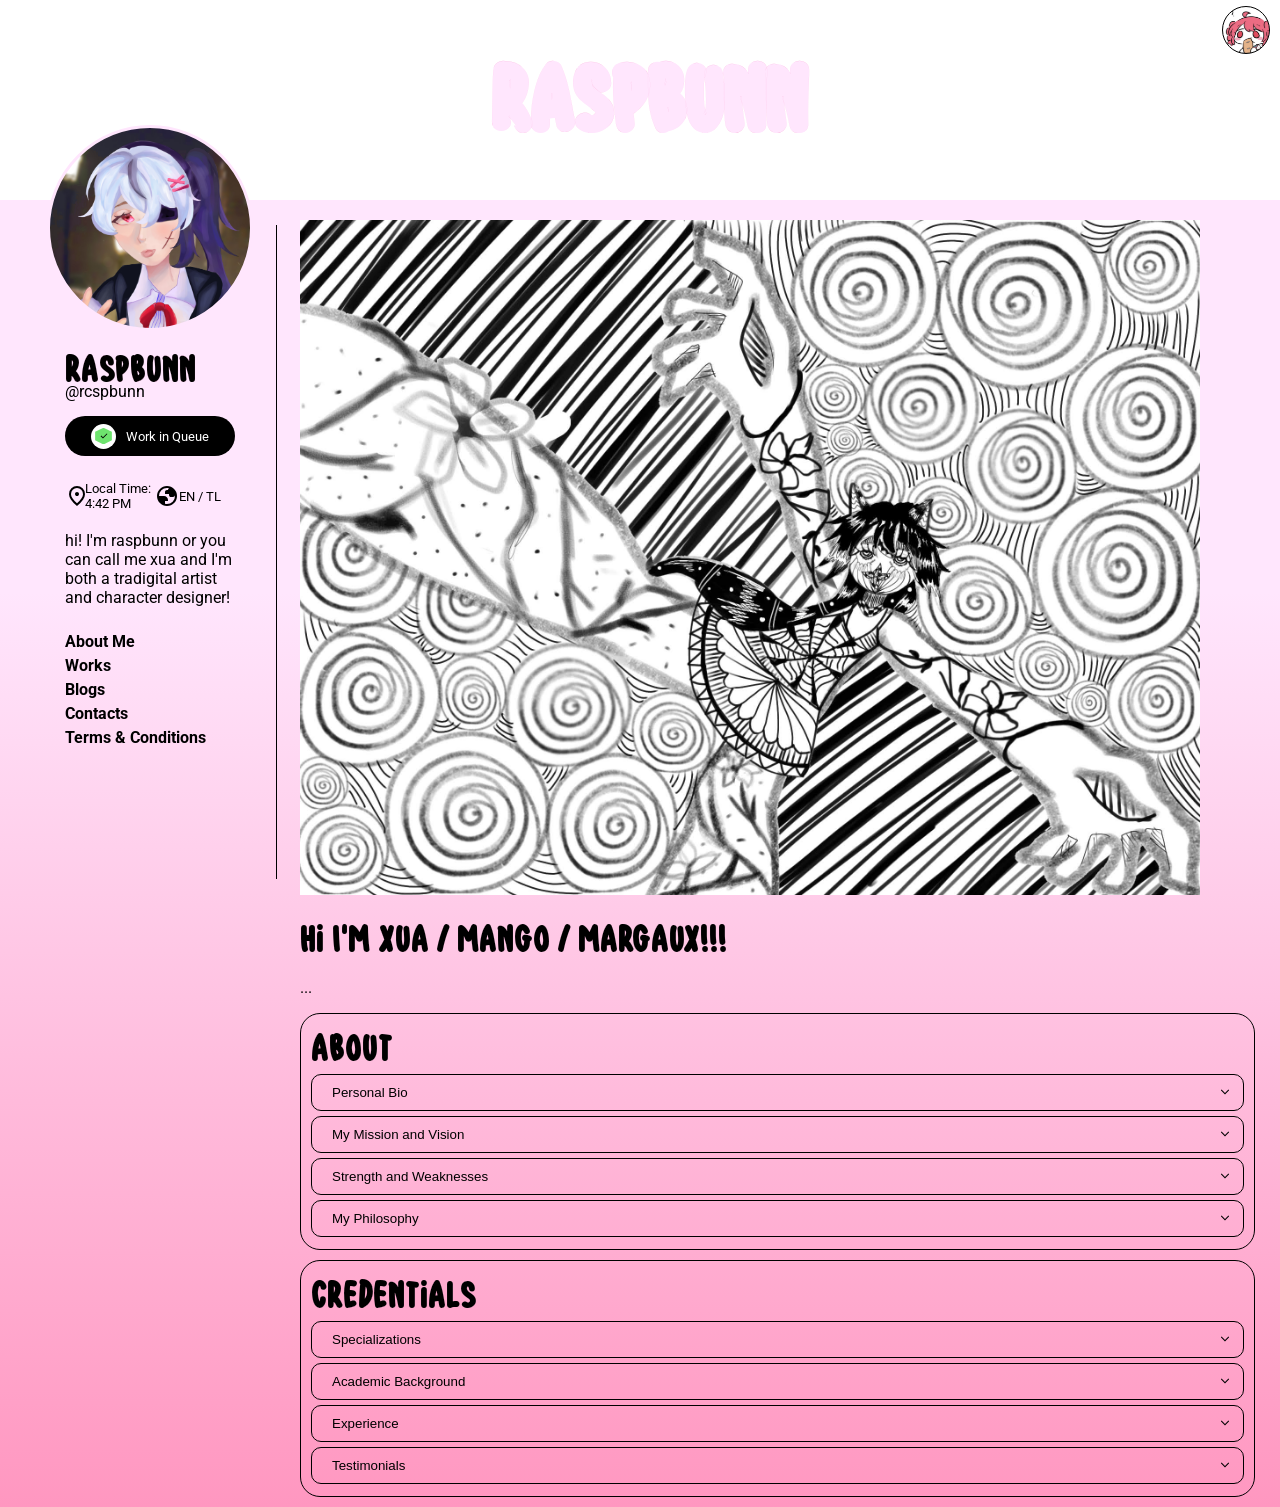
<file: index.html>
<!DOCTYPE html>
<html>
    
<head>
    <meta charset="UTF-8">
    <meta name="viewport" content="width=device-width, initial-scale=1.0">

    <!--Fonts-->
    <link rel="preconnect" href="https://fonts.googleapis.com">
    <link rel="preconnect" href="https://fonts.gstatic.com" crossorigin>
    <link href="https://fonts.googleapis.com/css2?family=Poppins:ital,wght@0,100;0,200;0,300;0,400;0,500;0,600;0,700;0,800;0,900;1,100;1,200;1,300;1,400;1,500;1,600;1,700;1,800;1,900&family=Roboto:ital,wght@0,100..900;1,100..900&display=swap" rel="stylesheet">

    <!--Links-->
    <link rel="stylesheet" href="Margaux_Website.css">
    <link rel="stylesheet" href="margauxjs-css.css">
    <link rel="stylesheet" href="sidebar.css"> 

    <script src="Margaux_Website.js" defer></script>
    <script src="Sidebar.js" defer></script>

    <title>Raspbunn</title>
</head>
<body>
   
     
   
    
   <!-- Navigation bar -->
    <nav class ="nav">
        <div class="header">
            <div class="navSection1"></div>
            <div class="navSection2">
                  
                    <!--Buttons Navigation-->
                    <div class="iconWrapper"><button onclick="popUp()" class="icons"></button></div>
                    
                </div>
        </div>
          
    
    </nav>
    
    <!--Main Content-->
    <div class="alerWrapper"> 
        <div class="alert">
            <!--<div class="alertW">
                <div class="alertFront">
                    <div class="alertGrid">
                        <div class="alertSection1"> 
                            <button class="alertClose">
                                <svg xmlns="http://www.w3.org/2000/svg" viewBox="0 0 24 24" height="24px" width="24px" fill="#e3e3e3"><path d="M6.4,19L5,17.6L10.6,12L5,6.4L6.4,5L12,10.6L17.6,5L19,6.4L13.4,12L19,17.6L17.6,19L12,13.4L6.4,19Z"/></svg>
                            </button>
                        </div>
                        <div class="alertSection2">
                            <div class="alertSection2Wrap">
                                <div class="alertProfileWrap">
                                    <div class="alertProfile"></div>
                                </div>
                                <div class="raspTextWrap">
                                    <h class="nameBrand color rasp">Raspbunn</h>
                                    <p class="atRasp">@rcspbunn</p>
                                </div>
                                
                            </div>
                            <div class="workWrap">
                                    <h1>Work Queue</h1>
                                    <p><svg xmlns="http://www.w3.org/2000/svg" viewBox="0 0 24 24" height="24px" width="24px" fill="#e3e3e3"><path d="M4,20V18H6.75l-0.4-0.35q-1.3-1.15-1.83-2.62T4,12.05Q4,9.27 5.66,7.11T10,4.25v2.1Q8.2,7 7.1,8.56T6,12.05q0,1.13 0.43,2.19T7.75,16.2L8,16.45V14h2v6H4Zm10-0.25v-2.1q1.8-0.65 2.9-2.21T18,11.95q0-1.13-0.43-2.19T16.25,7.8L16,7.55V10H14V4h6V6H17.25l0.4,0.35q1.22,1.23 1.79,2.66T20,11.95q0,2.78-1.66,4.94T14,19.75Z"/></svg>Synced to Raspbunn</p>
                                    <div class="boxTextWrap">
                                       Thank you for considering me for your commission! Please note that I may not work in the exact order that the queue is sorted in.
                                    </div>
                            </div>
                            <div class="queueWrap">
                                <div class="category">
                                    <p>All</p>
                                    <p>By Service</p>
                                </div>
                                <div class="categoryBoxWrap">
                                    <div class="categoryBox">
                                        <div class="box newBox">New</div>
                                        <div class="outerBoxItem newColor">
                                            <div class="boxItem itemN">Nothing in Here yet</div>
                                        </div>
                                    </div>
                                    <div class="categoryBox">
                                        <div class="box waitBox">Waitlist</div>
                                        <div class="outerBoxItem waitColor">
                                            <div class="boxItem itemW">Nothing in Here yet</div>
                                        </div>
                                    </div>
                                    <div class="categoryBox">
                                        <div class=" box queueBox">In Queue</div>
                                        <div class="outerBoxItem queueColor">
                                            <div class="boxItem itemQ">Nothing in Here yet</div>
                                        </div>
                                    </div>
                                    <div class="categoryBox">
                                        <div class="box wipBox">WIP</div>
                                        <div class="outerBoxItem wipColor">
                                            <div class="boxItem itemWI">Nothing in Here yet</div>
                                        </div>
                                    </div>

                                </div>
                            </div>
                        </div>
                    </div>
                </div>
            </div>-->
            <!--<div class="alertW">
                <div class="alertFront">
                    <div class="alertGrid">
                        <div class="alertSection1"> 
                            <button class="alertClose">
                                <svg xmlns="http://www.w3.org/2000/svg" viewBox="0 0 24 24" height="24px" width="24px" fill="#e3e3e3"><path d="M6.4,19L5,17.6L10.6,12L5,6.4L6.4,5L12,10.6L17.6,5L19,6.4L13.4,12L19,17.6L17.6,19L12,13.4L6.4,19Z"/></svg>
                            </button>
                        </div>
                        <div class="alertSection2">
                            <div class="alertSection2Container">
                                    <div class="raspWrap">
                                    <div class="alertSection2Wrap">
                               
                                        <div class="alertProfileWrap">
                                            <div class="alertProfile"></div>
                                        </div>
                                        <div class="raspTextWrap">
                                            <h class="nameBrand color rasp">Raspbunn</h>
                                            <p class="atRasp">@rcspbunn</p>
                                        </div>
                                        
                                            
                                    
                                    </div>
                                        <h1 class="messageTextFront">Message Me now for commission</h1>
                                        <p class="messageTextSubtext">Thank you for the commission. Your continued support is greatly appreciated<p>
                                        <div class="messageImgWrapper"><div class="messageImg"></div></div>
                                    </div>
                                   <div class="workWrap emailContainer">
                                        <div class="emailSectionWrap">

                                            <div class="emailInsideContainer">
                                                <h2>Username :</h2>
                                                <input type="text" placeholder="Enter Your Name oh seeker" class="username">
                                                <h2>Email :</h2>
                                                <input type="text" placeholder="Enter your Email great one! (Example: @gmail.com)" class="email">
                                                <h2>Subject :</h2>
                                                <input type="text" placeholder="What is your agenda oh great one?" class="subject">
                                                <h2>Message to me :</h2>
                                                <input type="text" placeholder="Enter your request adventurer!" class="message">
                                                <div class="submitDisplay">
                                                    <button type="submit" class="submitDesign">Submit!</button>
                                                </div>
                                            </div>
                                        </div>
                                    </div>
                                </div>
                        </div>
                    </div>
                </div>
            </div>-->


        </div>
    </div>
    <main class="main">
      
        <section class="logoWrap">
            <article class="logoContainer">
                <!-- <img class="logo" src="image/cinnamoroll.jpg" > -->
                <h6 class="nameBrand sizeLogo">Raspbunn</h6>
                
            </article>
        </section>
         <section class=" mainWrap">
                  <video class="background" width="100%"  autoplay loop muted playsinline disablePictureInPicture>
             <source src="image/bg.mp4" type="video/mp4">
             </video>
           
        <article class="mainArticle">
             <!--Side Bar-->
    <aside class="sidebar">
        <div class="sidebarWrapper">
              <div class="verticalLine"></div>
                <div class="headTitleWrap">
                    
             <!-- 1st Section-->
                    <div class="profileDisplay ">
                        <div class="profile"></div>
                    </div>
                    
            <!-- 2nd Section -->
                    <div class="secondWrap ">
                        <h class="nameBrand color ">Raspbunn</h>
                        <p class="fontReg textName">@rcspbunn</p>
                        <div class="buttonGrid">
                           <!-- <div><button class="longButton sizeBtn fontReg" id="ratesBtn">Rates</button></div> -->
                           <!-- <div class="displayFlex"><button class="shortButton fontReg ">!</button></div> -->
                        </div>
                        <!-- <button class="longButton fontReg workBtn" id="termsBtn">Terms & Conditions</button> -->
                         <div><button class="longButton fontReg workBtn" id="workQueueBtn">
                            <div class="workSymbolWrapper">
                                <div class="workSymbol">
                                    <div class="check"><svg xmlns="http://www.w3.org/2000/svg" viewBox="0 0 24 24" height="24px" width="24px" fill="black"><path d="M9.55,18l-5.7-5.7l1.43-1.42l4.28,4.28l9.18-9.18L20.15,7.4L9.55,18Z"/></svg></div>
                                </div>
                            </div>Work in Queue</button></div>
                        <div class="fontReg localTime" id="time"></div>
                        <p class="fontReg">
                            hi! I'm raspbunn or you can call me xua and I'm both a tradigital artist and character designer!
                        </p>
                    </div>
            <!--3rd Section-->
                    <div class="channelsWrap">
                    <!--    <a class= "blank" href="https://www.tiktok.com/@rcspbunn"><svg class="svgIcon" fill="#000000" width="20px" height="20px" viewBox="0 0 24 24" id="tiktok" data-name="Flat Color" xmlns="http://www.w3.org/2000/svg" class="icon flat-color"><path id="primary" d="M21,7V9a1,1,0,0,1-1,1,8,8,0,0,1-4-1.08V15.5A6.5,6.5,0,1,1,6.53,9.72a1,1,0,0,1,1.47.9v2.52a.92.92,0,0,1-.28.62,2.49,2.49,0,0,0,2,4.23A2.61,2.61,0,0,0,12,15.35V3a1,1,0,0,1,1-1h2.11a1,1,0,0,1,1,.83A4,4,0,0,0,20,6,1,1,0,0,1,21,7Z" style="fill: rgb(0, 0, 0);"></path></svg> TIKTOK</a>
                        <a class="facebook blank" href="https://www.facebook.com/mbdelapaz"><svg class="svgIcon"  width="20px" height="20px" viewBox="0 0 24 24" fill="none" xmlns="http://www.w3.org/2000/svg">
                            <path fill-rule="evenodd" clip-rule="evenodd" d="M2 6C2 3.79086 3.79086 2 6 2H18C20.2091 2 22 3.79086 22 6V18C22 20.2091 20.2091 22 18 22H6C3.79086 22 2 20.2091 2 18V6ZM6 4C4.89543 4 4 4.89543 4 6V18C4 19.1046 4.89543 20 6 20H12V13H11C10.4477 13 10 12.5523 10 12C10 11.4477 10.4477 11 11 11H12V9.5C12 7.567 13.567 6 15.5 6H16.1C16.6523 6 17.1 6.44772 17.1 7C17.1 7.55228 16.6523 8 16.1 8H15.5C14.6716 8 14 8.67157 14 9.5V11H16.1C16.6523 11 17.1 11.4477 17.1 12C17.1 12.5523 16.6523 13 16.1 13H14V20H18C19.1046 20 20 19.1046 20 18V6C20 4.89543 19.1046 4 18 4H6Z" fill="#000000"/>
                            </svg> FACEBOOK</a>
                        <a class="instagram blank" href="https://www.instagram.com/raspbunnn"><svg class="svgIcon"  width="20px" height="20px" viewBox="0 0 24 24" fill="none" xmlns="http://www.w3.org/2000/svg">
                            <path fill-rule="evenodd" clip-rule="evenodd" d="M12 18C15.3137 18 18 15.3137 18 12C18 8.68629 15.3137 6 12 6C8.68629 6 6 8.68629 6 12C6 15.3137 8.68629 18 12 18ZM12 16C14.2091 16 16 14.2091 16 12C16 9.79086 14.2091 8 12 8C9.79086 8 8 9.79086 8 12C8 14.2091 9.79086 16 12 16Z" fill="#0F0F0F"/>
                            <path d="M18 5C17.4477 5 17 5.44772 17 6C17 6.55228 17.4477 7 18 7C18.5523 7 19 6.55228 19 6C19 5.44772 18.5523 5 18 5Z" fill="#0F0F0F"/>
                            <path fill-rule="evenodd" clip-rule="evenodd" d="M1.65396 4.27606C1 5.55953 1 7.23969 1 10.6V13.4C1 16.7603 1 18.4405 1.65396 19.7239C2.2292 20.8529 3.14708 21.7708 4.27606 22.346C5.55953 23 7.23969 23 10.6 23H13.4C16.7603 23 18.4405 23 19.7239 22.346C20.8529 21.7708 21.7708 20.8529 22.346 19.7239C23 18.4405 23 16.7603 23 13.4V10.6C23 7.23969 23 5.55953 22.346 4.27606C21.7708 3.14708 20.8529 2.2292 19.7239 1.65396C18.4405 1 16.7603 1 13.4 1H10.6C7.23969 1 5.55953 1 4.27606 1.65396C3.14708 2.2292 2.2292 3.14708 1.65396 4.27606ZM13.4 3H10.6C8.88684 3 7.72225 3.00156 6.82208 3.0751C5.94524 3.14674 5.49684 3.27659 5.18404 3.43597C4.43139 3.81947 3.81947 4.43139 3.43597 5.18404C3.27659 5.49684 3.14674 5.94524 3.0751 6.82208C3.00156 7.72225 3 8.88684 3 10.6V13.4C3 15.1132 3.00156 16.2777 3.0751 17.1779C3.14674 18.0548 3.27659 18.5032 3.43597 18.816C3.81947 19.5686 4.43139 20.1805 5.18404 20.564C5.49684 20.7234 5.94524 20.8533 6.82208 20.9249C7.72225 20.9984 8.88684 21 10.6 21H13.4C15.1132 21 16.2777 20.9984 17.1779 20.9249C18.0548 20.8533 18.5032 20.7234 18.816 20.564C19.5686 20.1805 20.1805 19.5686 20.564 18.816C20.7234 18.5032 20.8533 18.0548 20.9249 17.1779C20.9984 16.2777 21 15.1132 21 13.4V10.6C21 8.88684 20.9984 7.72225 20.9249 6.82208C20.8533 5.94524 20.7234 5.49684 20.564 5.18404C20.1805 4.43139 19.5686 3.81947 18.816 3.43597C18.5032 3.27659 18.0548 3.14674 17.1779 3.0751C16.2777 3.00156 15.1132 3 13.4 3Z" fill="#0F0F0F"/>
                            </svg> INSTAGRAM</a>
                        <a class="twitter blank" href="https://x.com/rcspbunn"><svg class="svgIcon"  width="20px" height="20px" viewBox="0 0 24 24" fill="none" xmlns="http://www.w3.org/2000/svg">
                            <path fill-rule="evenodd" clip-rule="evenodd" d="M14.8486 5.65845C13.1442 5.65845 11.7626 7.0401 11.7626 8.74446C11.7626 8.95304 11.7831 9.15581 11.822 9.35119C11.8846 9.66589 11.7924 9.99153 11.5741 10.2267C11.3558 10.4619 11.0379 10.578 10.7194 10.5389C8.51116 10.268 6.50248 9.35556 4.88498 7.9954C4.91649 8.59732 5.12515 9.23671 5.57799 9.90654L6.25677 10.9106L5.14211 11.3863L4.92704 11.4781C5.0869 11.6609 5.2791 11.8487 5.49369 12.0332C5.73717 12.2425 5.97247 12.4165 6.14726 12.5381C6.23408 12.5985 6.30452 12.645 6.35171 12.6755C6.37527 12.6907 6.39294 12.7018 6.40383 12.7086L6.41495 12.7155L6.41519 12.7157L6.41551 12.7159L6.41578 12.7161L6.41619 12.7163L6.41647 12.7165L7.96448 13.655L6.34397 14.4653C6.26374 14.5054 6.18367 14.5412 6.10393 14.573C6.42924 14.8471 6.82517 15.0995 7.2464 15.2986L8.63623 15.9556L7.47226 16.9598C6.8369 17.508 6.19778 17.9166 5.36946 18.1326C6.59681 18.7875 8.00315 19.1596 9.49941 19.1596C14.3045 19.1596 18.1746 15.325 18.1746 10.6256V10.1059L18.5998 9.80721C19.2636 9.34107 19.7329 8.71068 20.0689 7.99004H18.5398H17.9084L17.637 7.41994C17.1401 6.37633 16.0772 5.65845 14.8486 5.65845ZM3.56882 12.9581C3.38031 13.174 3.29093 13.4642 3.33193 13.7553C3.44474 14.5563 3.92441 15.2462 4.45444 15.7728C4.59838 15.9158 4.75232 16.0531 4.91396 16.184C4.88926 16.1909 4.86437 16.1975 4.83925 16.2038C4.35789 16.3243 3.70926 16.3494 2.62755 16.2434C2.20934 16.2024 1.81014 16.4273 1.62841 16.8062C1.44668 17.185 1.5212 17.6371 1.81492 17.9376C3.75693 19.9245 6.48413 21.1596 9.49941 21.1596C15.212 21.1596 19.8978 16.7239 20.1628 11.126C21.4521 10.0429 22.0976 8.57673 22.4458 7.24263C22.5241 6.94292 22.459 6.62387 22.2696 6.37873C22.0803 6.13359 21.788 5.99004 21.4783 5.99004H19.1247C18.2201 4.58853 16.6437 3.65845 14.8486 3.65845C12.1796 3.65845 9.99072 5.71435 9.7793 8.32892C7.91032 7.84456 6.2705 6.78758 5.05863 5.35408C4.83759 5.09261 4.49814 4.9624 4.15894 5.00897C3.81974 5.05554 3.52794 5.27241 3.38555 5.58378C2.78087 6.90597 2.66434 8.43104 3.34116 9.98046L3.10746 10.0802C2.64466 10.2777 2.40073 10.7884 2.5379 11.2725C2.72276 11.925 3.14129 12.5011 3.56882 12.9581Z" fill="#000000"/>
                            </svg>TWITTER</a>
                        -->
                        <a class="linkStyle blank" id="aboutBtn">
                            About Me
                        </a>
                        <a class="linkStyle blank" id="portfolioBtn">
                            Works
                        </a>
                        <a class="linkStyle blank" id="blogsBtn">
                            Blogs
                        </a>
    
                        <a  class="linkStyle blank" id="contactsBtn">
                            Contacts
                        </a>
                        <a  class="linkStyle blank" id="termsBtn">
                            Terms & Conditions
                        </a>
                
                    </div>
                </div> 
       </div>
    </aside>

        </article>
        <article>
            <div class="contentWrap">
                <div class="contentContainer">
                    <img class="contentImg" src="image/titleCover.jpg">
                </div>
                <div class="textContent">
                    <h class="nameBrand color">Hi I'm Xua / Mango / Margaux!!! </h>
                    <p>
                        ...

                    </p>
                  
                    <div class = "blockWrap">
                        <h class="nameBrand color">About</h>
                        <div class="seperation">
                               
                        <button class="longButton2" id="bio" >
                            <p class="buttonDisplay">Personal Bio</p>
                            <svg class="svgDisplay" xmlns="http://www.w3.org/2000/svg" height="24px" viewBox="0 -960 960 960" width="24px" fill="black"><path d="m321-80-71-71 329-329-329-329 71-71 400 400L321-80Z"/></svg>
                        
                        </button>
                        </div>
                        <!--Add-->
                        <div class="addBio">
                            
                        </div>

                    <div>
                        <button class="longButton2" id="missionBtn">
                            <p class="buttonDisplay ">My Mission and Vision</p>
                            <svg class="svgDisplay" xmlns="http://www.w3.org/2000/svg" height="24px" viewBox="0 -960 960 960" width="24px" fill="black"><path d="m321-80-71-71 329-329-329-329 71-71 400 400L321-80Z"/></svg>
                        </button>
                    </div>
                    <div >
                        <!--Add-->
                        <div class="addMission">
                            
                        </div>
                    </div>
                    <div>
                        <button class="longButton2" id="strengthBtn">
                            <p class="buttonDisplay">Strength and Weaknesses</p>
                            <svg class="svgDisplay" xmlns="http://www.w3.org/2000/svg" height="24px" viewBox="0 -960 960 960" width="24px" fill="black"><path d="m321-80-71-71 329-329-329-329 71-71 400 400L321-80Z"/></svg>
                            
                        </button>
                    </div>
                    <div>
                        <!--Add-->
                        <div class="addStrength">
                            
                        </div>
                    </div>
                    <div>
                        <button class="longButton2" id="philosophyBtn">
                            <p class="buttonDisplay">My Philosophy</p>
                            <svg class="svgDisplay" xmlns="http://www.w3.org/2000/svg" height="24px" viewBox="0 -960 960 960" width="24px" fill="black"><path d="m321-80-71-71 329-329-329-329 71-71 400 400L321-80Z"/></svg>
                        </button>
                    </div>
                    <div>
                         <!--Add-->
                        <div class="addPhilosophy">
                        
                        </div>
                    </div>
                       

                    </div>
                    <div class="blockWrap">
                        <h class="nameBrand color">Credentials</h>
                        <div>
                        <button class="longButton2" id="specializationsBtn">
                            <p class="buttonDisplay">Specializations</p>
                            <svg class="svgDisplay" xmlns="http://www.w3.org/2000/svg" height="24px" viewBox="0 -960 960 960" width="24px" fill="black"><path d="m321-80-71-71 329-329-329-329 71-71 400 400L321-80Z"/></svg>
                        </button>
                        </div>
                        <div class="addSpecializations">
                            <!--Add-->
                            
                        </div>

                        <div>
                        <button class="longButton2" id="academicBtn">
                            <p class="buttonDisplay">Academic Background</p>
                            <svg class="svgDisplay" xmlns="http://www.w3.org/2000/svg" height="24px" viewBox="0 -960 960 960" width="24px" fill="black"><path d="m321-80-71-71 329-329-329-329 71-71 400 400L321-80Z"/></svg>
                        </button>
                        </div>
                        <div class="addAcademic">
                            <!--Add-->
                        
                        </div>

                        <div>
                        <button class="longButton2" id="experienceBtn">
                            <p class="buttonDisplay">Experience</p>
                            <svg class="svgDisplay" xmlns="http://www.w3.org/2000/svg" height="24px" viewBox="0 -960 960 960" width="24px" fill="black"><path d="m321-80-71-71 329-329-329-329 71-71 400 400L321-80Z"/></svg>
                        </button>
                        </div>

                        <div class="addExperience">
                            <!--Add-->
                            
                        </div>

                        <div>
                        <button class="longButton2" id="testimonialsBtn" >
                            <p class="buttonDisplay">Testimonials</p>
                            <svg class="svgDisplay" xmlns="http://www.w3.org/2000/svg" height="24px" viewBox="0 -960 960 960" width="24px" fill="black"><path d="m321-80-71-71 329-329-329-329 71-71 400 400L321-80Z"/></svg>
                        </button>
                        </div>
                        <div class ="addTestimonials">
                            <!--Add-->
                           
                        </div>
                    </div>
        

                </div>
            </div>
        </article>
        </section>
    </main>

   
    <!--Footer-->
    <footer>

    </footer>

</body>
</html>
</file>
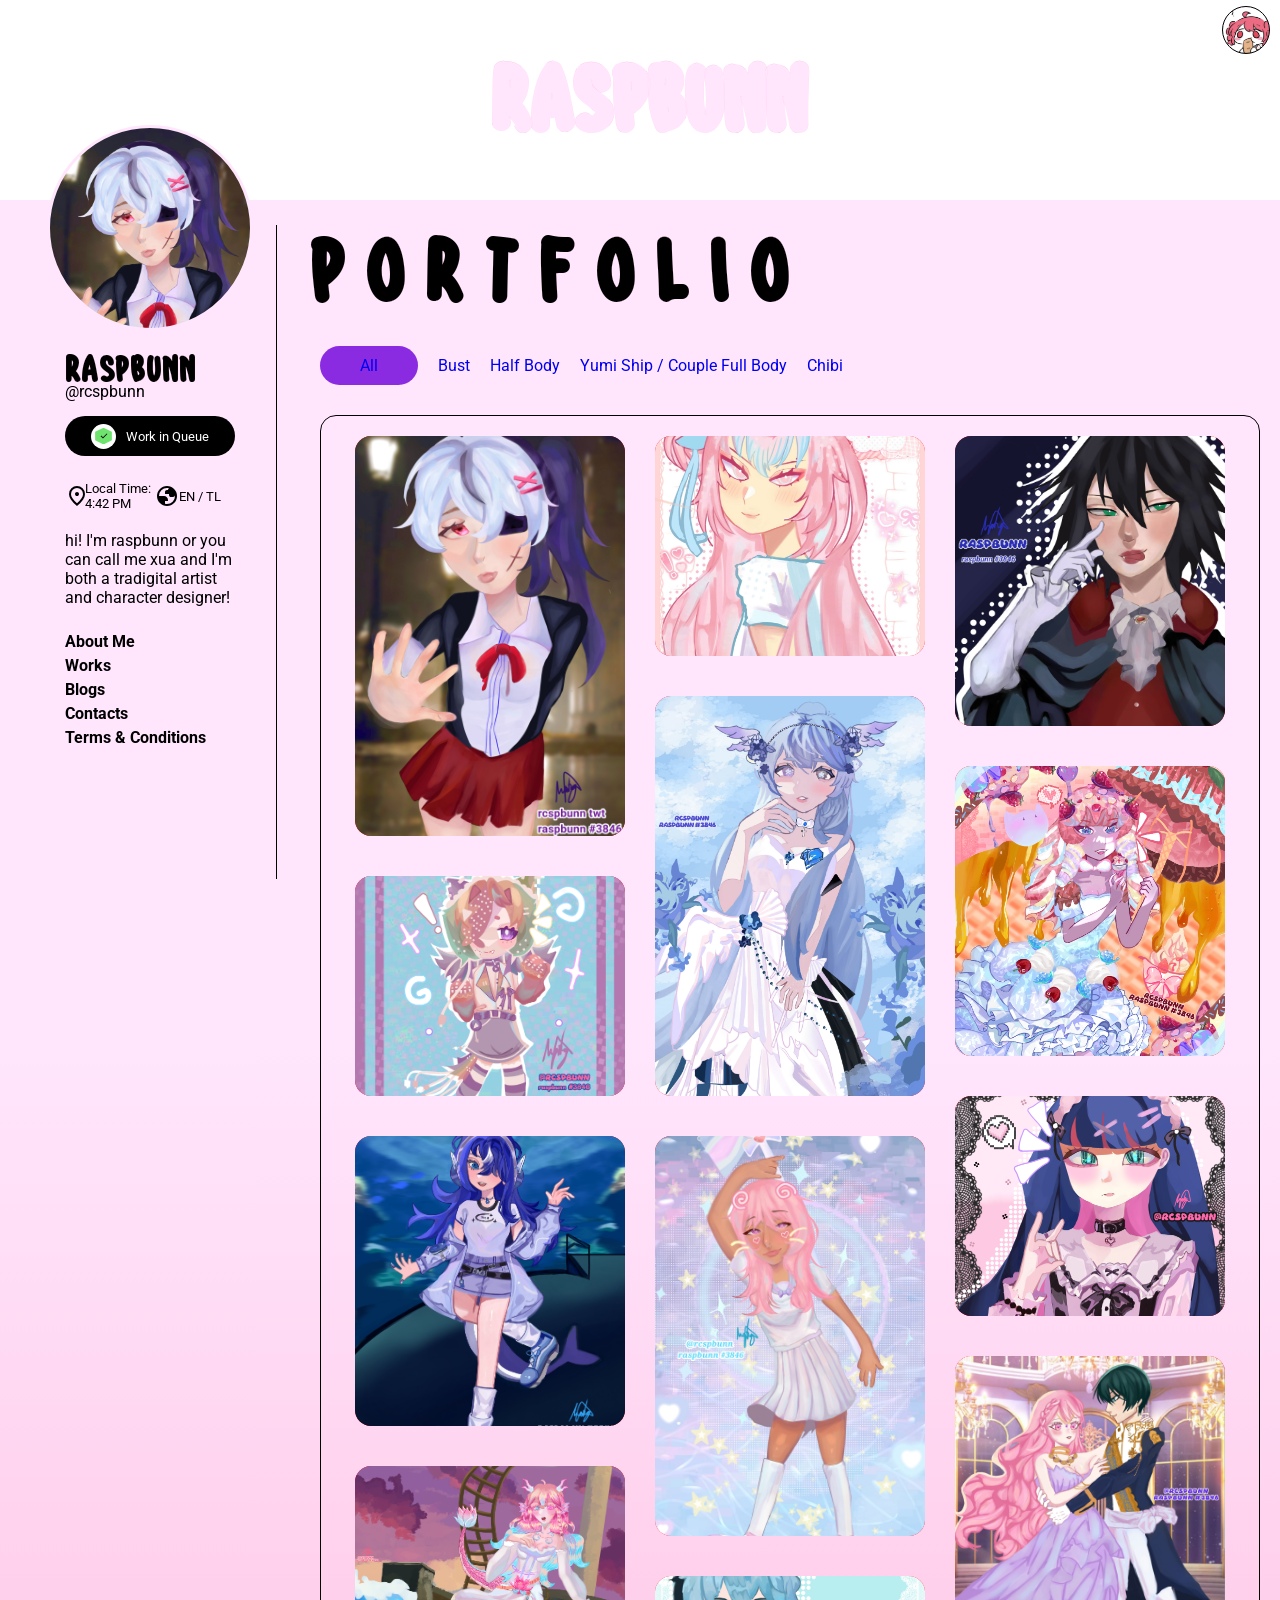
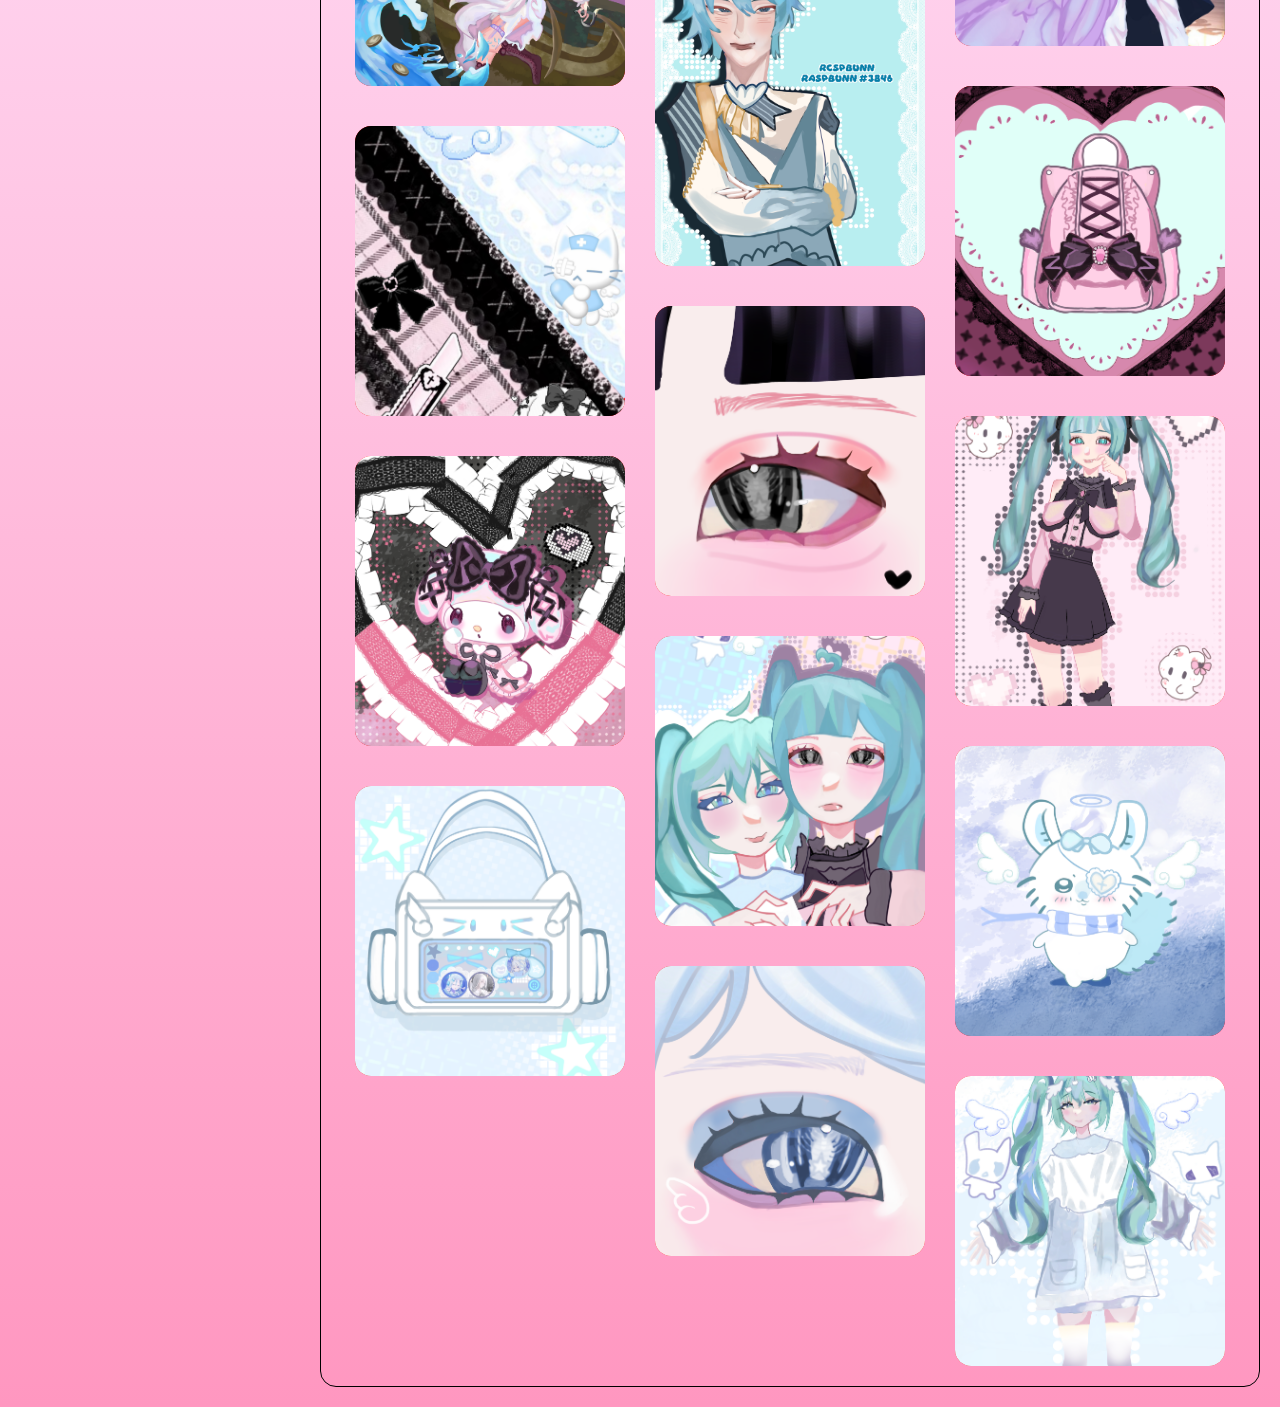
<file: Portfolio.html>
<!DOCTYPE html>
<html>
    
<head>
    <meta charset="UTF-8">
    <meta name="viewport" content="width=device-width, initial-scale=1.0">

    <!--Fonts-->
    <link rel="preconnect" href="https://fonts.googleapis.com">
    <link rel="preconnect" href="https://fonts.gstatic.com" crossorigin>
    <link href="https://fonts.googleapis.com/css2?family=Poppins:ital,wght@0,100;0,200;0,300;0,400;0,500;0,600;0,700;0,800;0,900;1,100;1,200;1,300;1,400;1,500;1,600;1,700;1,800;1,900&family=Roboto:ital,wght@0,100..900;1,100..900&display=swap" rel="stylesheet">

    <!--Links-->
    <link rel="stylesheet" href="Margaux_Website.css">
    <link rel="stylesheet" href="margauxjs-css.css">
    <link rel="stylesheet" href="sidebar.css">
    <link rel="stylesheet" href="Portfolio.css">
    <script src="Portfolio.js" defer></script>
    <script src="Sidebar.js" defer></script>

    <title>Raspbunn</title>
</head>
<body>
   
     
   
    
   <!-- Navigation bar -->
    <nav class ="nav">
        <div class="header">
            <div class="navSection1"></div>
            <div class="navSection2">
             
                
                    <!--Buttons Navigation-->
                    <div class="iconWrapper"><button onclick="popUp()" class="icons"></button></div>
                    
                </div>
        </div>
          
    
    </nav>
    
    <!--Main Content-->
    <div class="alerWrapper"> 
        <div class="alert">
          
        </div>
    </div>
    <main class="main">
      
        <section class="logoWrap">
            <article class="logoContainer">
                <!-- <img class="logo" src="image/cinnamoroll.jpg" > -->
                <h6 class="nameBrand sizeLogo">Raspbunn</h6>
                
            </article>
        </section>
         <section class=" mainWrap">
                  <video class="background" width="100%"  autoplay loop muted playsinline disablePictureInPicture>
             <source src="image/bg.mp4" type="video/mp4">
             </video>
           
        <article class="mainArticle">
             <!--Side Bar-->
    <aside class="sidebar">
        <div class="sidebarWrapper">
              <div class="verticalLine"></div>
                <div class="headTitleWrap">
                    
             <!-- 1st Section-->
                    <div class="profileDisplay">
                        <div class="profile"></div>
                    </div>
                    
            <!-- 2nd Section -->
                    <div class="secondWrap ">
                        <h class="nameBrand color ">Raspbunn</h>
                        <p class="fontReg textName">@rcspbunn</p>
                        <div class="buttonGrid">
                              <!-- <div><button class="longButton sizeBtn fontReg" id="ratesBtn">Rates</button></div> -->
                           <!-- <div class="displayFlex"><button class="shortButton fontReg ">!</button></div> -->
                        </div>
                        <!-- <button class="longButton fontReg workBtn" id="termsBtn">Terms & Conditions</button> -->
                         <div><button class="longButton fontReg workBtn" id="workQueueBtn">
                            <div class="workSymbolWrapper">
                                <div class="workSymbol">
                                    <div class="check"><svg xmlns="http://www.w3.org/2000/svg" viewBox="0 0 24 24" height="24px" width="24px" fill="black"><path d="M9.55,18l-5.7-5.7l1.43-1.42l4.28,4.28l9.18-9.18L20.15,7.4L9.55,18Z"/></svg></div>
                                </div>
                            </div>Work in Queue</button></div>
                        <div class="fontReg localTime" id="time"></div>
                        <p class="fontReg">
                            hi! I'm raspbunn or you can call me xua and I'm both a tradigital artist and character designer!
                        </p>
                    </div>
            <!--3rd Section-->
                    <div class="channelsWrap">
                        <!--    <a class= "blank" href="https://www.tiktok.com/@rcspbunn"><svg class="svgIcon" fill="#000000" width="20px" height="20px" viewBox="0 0 24 24" id="tiktok" data-name="Flat Color" xmlns="http://www.w3.org/2000/svg" class="icon flat-color"><path id="primary" d="M21,7V9a1,1,0,0,1-1,1,8,8,0,0,1-4-1.08V15.5A6.5,6.5,0,1,1,6.53,9.72a1,1,0,0,1,1.47.9v2.52a.92.92,0,0,1-.28.62,2.49,2.49,0,0,0,2,4.23A2.61,2.61,0,0,0,12,15.35V3a1,1,0,0,1,1-1h2.11a1,1,0,0,1,1,.83A4,4,0,0,0,20,6,1,1,0,0,1,21,7Z" style="fill: rgb(0, 0, 0);"></path></svg> TIKTOK</a>
                        <a class="facebook blank" href="https://www.facebook.com/mbdelapaz"><svg class="svgIcon"  width="20px" height="20px" viewBox="0 0 24 24" fill="none" xmlns="http://www.w3.org/2000/svg">
                            <path fill-rule="evenodd" clip-rule="evenodd" d="M2 6C2 3.79086 3.79086 2 6 2H18C20.2091 2 22 3.79086 22 6V18C22 20.2091 20.2091 22 18 22H6C3.79086 22 2 20.2091 2 18V6ZM6 4C4.89543 4 4 4.89543 4 6V18C4 19.1046 4.89543 20 6 20H12V13H11C10.4477 13 10 12.5523 10 12C10 11.4477 10.4477 11 11 11H12V9.5C12 7.567 13.567 6 15.5 6H16.1C16.6523 6 17.1 6.44772 17.1 7C17.1 7.55228 16.6523 8 16.1 8H15.5C14.6716 8 14 8.67157 14 9.5V11H16.1C16.6523 11 17.1 11.4477 17.1 12C17.1 12.5523 16.6523 13 16.1 13H14V20H18C19.1046 20 20 19.1046 20 18V6C20 4.89543 19.1046 4 18 4H6Z" fill="#000000"/>
                            </svg> FACEBOOK</a>
                        <a class="instagram blank" href="https://www.instagram.com/raspbunnn"><svg class="svgIcon"  width="20px" height="20px" viewBox="0 0 24 24" fill="none" xmlns="http://www.w3.org/2000/svg">
                            <path fill-rule="evenodd" clip-rule="evenodd" d="M12 18C15.3137 18 18 15.3137 18 12C18 8.68629 15.3137 6 12 6C8.68629 6 6 8.68629 6 12C6 15.3137 8.68629 18 12 18ZM12 16C14.2091 16 16 14.2091 16 12C16 9.79086 14.2091 8 12 8C9.79086 8 8 9.79086 8 12C8 14.2091 9.79086 16 12 16Z" fill="#0F0F0F"/>
                            <path d="M18 5C17.4477 5 17 5.44772 17 6C17 6.55228 17.4477 7 18 7C18.5523 7 19 6.55228 19 6C19 5.44772 18.5523 5 18 5Z" fill="#0F0F0F"/>
                            <path fill-rule="evenodd" clip-rule="evenodd" d="M1.65396 4.27606C1 5.55953 1 7.23969 1 10.6V13.4C1 16.7603 1 18.4405 1.65396 19.7239C2.2292 20.8529 3.14708 21.7708 4.27606 22.346C5.55953 23 7.23969 23 10.6 23H13.4C16.7603 23 18.4405 23 19.7239 22.346C20.8529 21.7708 21.7708 20.8529 22.346 19.7239C23 18.4405 23 16.7603 23 13.4V10.6C23 7.23969 23 5.55953 22.346 4.27606C21.7708 3.14708 20.8529 2.2292 19.7239 1.65396C18.4405 1 16.7603 1 13.4 1H10.6C7.23969 1 5.55953 1 4.27606 1.65396C3.14708 2.2292 2.2292 3.14708 1.65396 4.27606ZM13.4 3H10.6C8.88684 3 7.72225 3.00156 6.82208 3.0751C5.94524 3.14674 5.49684 3.27659 5.18404 3.43597C4.43139 3.81947 3.81947 4.43139 3.43597 5.18404C3.27659 5.49684 3.14674 5.94524 3.0751 6.82208C3.00156 7.72225 3 8.88684 3 10.6V13.4C3 15.1132 3.00156 16.2777 3.0751 17.1779C3.14674 18.0548 3.27659 18.5032 3.43597 18.816C3.81947 19.5686 4.43139 20.1805 5.18404 20.564C5.49684 20.7234 5.94524 20.8533 6.82208 20.9249C7.72225 20.9984 8.88684 21 10.6 21H13.4C15.1132 21 16.2777 20.9984 17.1779 20.9249C18.0548 20.8533 18.5032 20.7234 18.816 20.564C19.5686 20.1805 20.1805 19.5686 20.564 18.816C20.7234 18.5032 20.8533 18.0548 20.9249 17.1779C20.9984 16.2777 21 15.1132 21 13.4V10.6C21 8.88684 20.9984 7.72225 20.9249 6.82208C20.8533 5.94524 20.7234 5.49684 20.564 5.18404C20.1805 4.43139 19.5686 3.81947 18.816 3.43597C18.5032 3.27659 18.0548 3.14674 17.1779 3.0751C16.2777 3.00156 15.1132 3 13.4 3Z" fill="#0F0F0F"/>
                            </svg> INSTAGRAM</a>
                        <a class="twitter blank" href="https://x.com/rcspbunn"><svg class="svgIcon"  width="20px" height="20px" viewBox="0 0 24 24" fill="none" xmlns="http://www.w3.org/2000/svg">
                            <path fill-rule="evenodd" clip-rule="evenodd" d="M14.8486 5.65845C13.1442 5.65845 11.7626 7.0401 11.7626 8.74446C11.7626 8.95304 11.7831 9.15581 11.822 9.35119C11.8846 9.66589 11.7924 9.99153 11.5741 10.2267C11.3558 10.4619 11.0379 10.578 10.7194 10.5389C8.51116 10.268 6.50248 9.35556 4.88498 7.9954C4.91649 8.59732 5.12515 9.23671 5.57799 9.90654L6.25677 10.9106L5.14211 11.3863L4.92704 11.4781C5.0869 11.6609 5.2791 11.8487 5.49369 12.0332C5.73717 12.2425 5.97247 12.4165 6.14726 12.5381C6.23408 12.5985 6.30452 12.645 6.35171 12.6755C6.37527 12.6907 6.39294 12.7018 6.40383 12.7086L6.41495 12.7155L6.41519 12.7157L6.41551 12.7159L6.41578 12.7161L6.41619 12.7163L6.41647 12.7165L7.96448 13.655L6.34397 14.4653C6.26374 14.5054 6.18367 14.5412 6.10393 14.573C6.42924 14.8471 6.82517 15.0995 7.2464 15.2986L8.63623 15.9556L7.47226 16.9598C6.8369 17.508 6.19778 17.9166 5.36946 18.1326C6.59681 18.7875 8.00315 19.1596 9.49941 19.1596C14.3045 19.1596 18.1746 15.325 18.1746 10.6256V10.1059L18.5998 9.80721C19.2636 9.34107 19.7329 8.71068 20.0689 7.99004H18.5398H17.9084L17.637 7.41994C17.1401 6.37633 16.0772 5.65845 14.8486 5.65845ZM3.56882 12.9581C3.38031 13.174 3.29093 13.4642 3.33193 13.7553C3.44474 14.5563 3.92441 15.2462 4.45444 15.7728C4.59838 15.9158 4.75232 16.0531 4.91396 16.184C4.88926 16.1909 4.86437 16.1975 4.83925 16.2038C4.35789 16.3243 3.70926 16.3494 2.62755 16.2434C2.20934 16.2024 1.81014 16.4273 1.62841 16.8062C1.44668 17.185 1.5212 17.6371 1.81492 17.9376C3.75693 19.9245 6.48413 21.1596 9.49941 21.1596C15.212 21.1596 19.8978 16.7239 20.1628 11.126C21.4521 10.0429 22.0976 8.57673 22.4458 7.24263C22.5241 6.94292 22.459 6.62387 22.2696 6.37873C22.0803 6.13359 21.788 5.99004 21.4783 5.99004H19.1247C18.2201 4.58853 16.6437 3.65845 14.8486 3.65845C12.1796 3.65845 9.99072 5.71435 9.7793 8.32892C7.91032 7.84456 6.2705 6.78758 5.05863 5.35408C4.83759 5.09261 4.49814 4.9624 4.15894 5.00897C3.81974 5.05554 3.52794 5.27241 3.38555 5.58378C2.78087 6.90597 2.66434 8.43104 3.34116 9.98046L3.10746 10.0802C2.64466 10.2777 2.40073 10.7884 2.5379 11.2725C2.72276 11.925 3.14129 12.5011 3.56882 12.9581Z" fill="#000000"/>
                            </svg>TWITTER</a>
                        -->
                        <a class="linkStyle blank" id="aboutBtn">
                            About Me
                        </a>
                        <a class="linkStyle blank" id="portfolioBtn">
                            Works
                        </a>
                        <a class="linkStyle blank" id="blogsBtn">
                            Blogs
                        </a>
    
                        <a  class="linkStyle blank" id="contactsBtn">
                            Contacts
                        </a>
                        <a  class="linkStyle blank" id="termsBtn">
                            Terms & Conditions
                        </a>
                
                    </div>
                </div>
       </div>
    </aside>
    </article>

            <article class="portfolioWrapper">
                <div class="portfolioSection1">
                    <h class="nameBrand color portfolioSize">
                        <span>P</span>
                        <span>O</span>
                        <span>R</span>
                        <span>T</span>
                        <span>F</span>
                        <span>O</span>
                        <span>L</span>
                        <span>I</span>
                        <span>O</span>
                    </h>
                    <ul class="indicator">
                        <li data-filter="all"><a href="#" class="active">All</a></li>
                        <li data-filter="bust"><a href="#">Bust</a></li>
                        <li data-filter="halfBody"><a href="#">Half Body</a></li>
                        <li data-filter="yumiShip"><a href="#">Yumi Ship / Couple Full Body</a></li>
                        <li data-filter="chibi"><a href="#">Chibi</a></li>
                    </ul>
                </div>
                <div class="cardContainer">
                  
                        <div data-category="" class="card cardLarge"><img class="imgFormat" src="portfolio/1-large.jpg" id="">
                        
                        </div>
                        <div data-category="" class="card cardSmall"><img src="portfolio/4-small.jpg" alt="" class="imgFormat">
                        
                        </div>
                        <div data-category="" class="card cardMedium"><img src="portfolio/11-medium.jpg" alt="" class="imgFormat">
                        
                        </div>
                        <div data-category="" class="card cardLarge"><img src="portfolio/2-large.jpg" alt="" class="imgFormat">
                        
                        </div>
                        <div data-category="" class="card cardMedium"><img src="portfolio/12-medium.jpg" alt="" class="imgFormat">
                        
                        </div>
                        <div data-category="" class="card cardSmall"><img src="portfolio/6-small.png" alt="" class="imgFormat">
                        
                        </div>
                        <div data-category="" class="card cardSmall"><img src="portfolio/7-small.png" alt="" class="imgFormat">
                        
                        </div>
                        <div data-category="" class="card cardMedium"><img src="portfolio/5 - Medium.png" alt="" class="imgFormat">
                        
                        </div>
                        <div data-category="" class="card cardLarge"><img src="portfolio/3-large.jpg" alt="" class="imgFormat">
                        
                        </div>
                        <div data-category="" class="card cardMedium"><img src="portfolio/9-medium.jpg" alt="" class="imgFormat">
                        
                        </div>
                        <div data-category="" class="card cardSmall"><img src="portfolio/8-small.png" alt="" class="imgFormat">
                        
                        </div>
                        <div data-category="" class="card cardMedium"><img src="portfolio/10-large.jpg" alt="" class="imgFormat">
                        
                        </div>
                        <div data-category="" class="card cardMedium"><img src="portfolio/13-Medium.png" alt="" class="imgFormat">
                        
                        </div>
                        <div data-category="" class="card cardMedium"><img src="portfolio/14-medium.png" alt="" class="imgFormat">
                        
                        </div>
                        <div data-category="" class="card cardMedium"><img src="portfolio/15-medium.png" alt="" class="imgFormat">
                        
                        </div>
                        <div data-category="" class="card cardMedium"><img src="portfolio/16-medium.png" alt="" class="imgFormat">
                        
                        </div>
                        <div data-category="" class="card cardMedium"><img src="portfolio/17-medium.png" alt="" class="imgFormat">
                        
                        </div>
                        <div data-category="" class="card cardMedium"><img src="portfolio/18-medium.png" alt="" class="imgFormat">
                        
                        </div>
                        <div data-category="" class="card cardMedium"><img src="portfolio/19-medium.png" alt="" class="imgFormat">
                        
                        </div>
                        <div data-category="" class="card cardMedium"><img src="portfolio/20-medium.png" alt="" class="imgFormat">
                        
                        </div>
                        <div data-category="" class="card cardMedium"><img src="portfolio/21-medium.png" alt="" class="imgFormat">
                        
                        </div>
                        <div data-category="" class="card cardMedium"><img src="portfolio/22-medium.png" alt="" class="imgFormat">
                        
                        </div>
                    
                </div>
            </article>
        </section>
    </main>

   
    <!--Footer-->
    <footer>
 
    </footer>

</body>
</html>
</file>
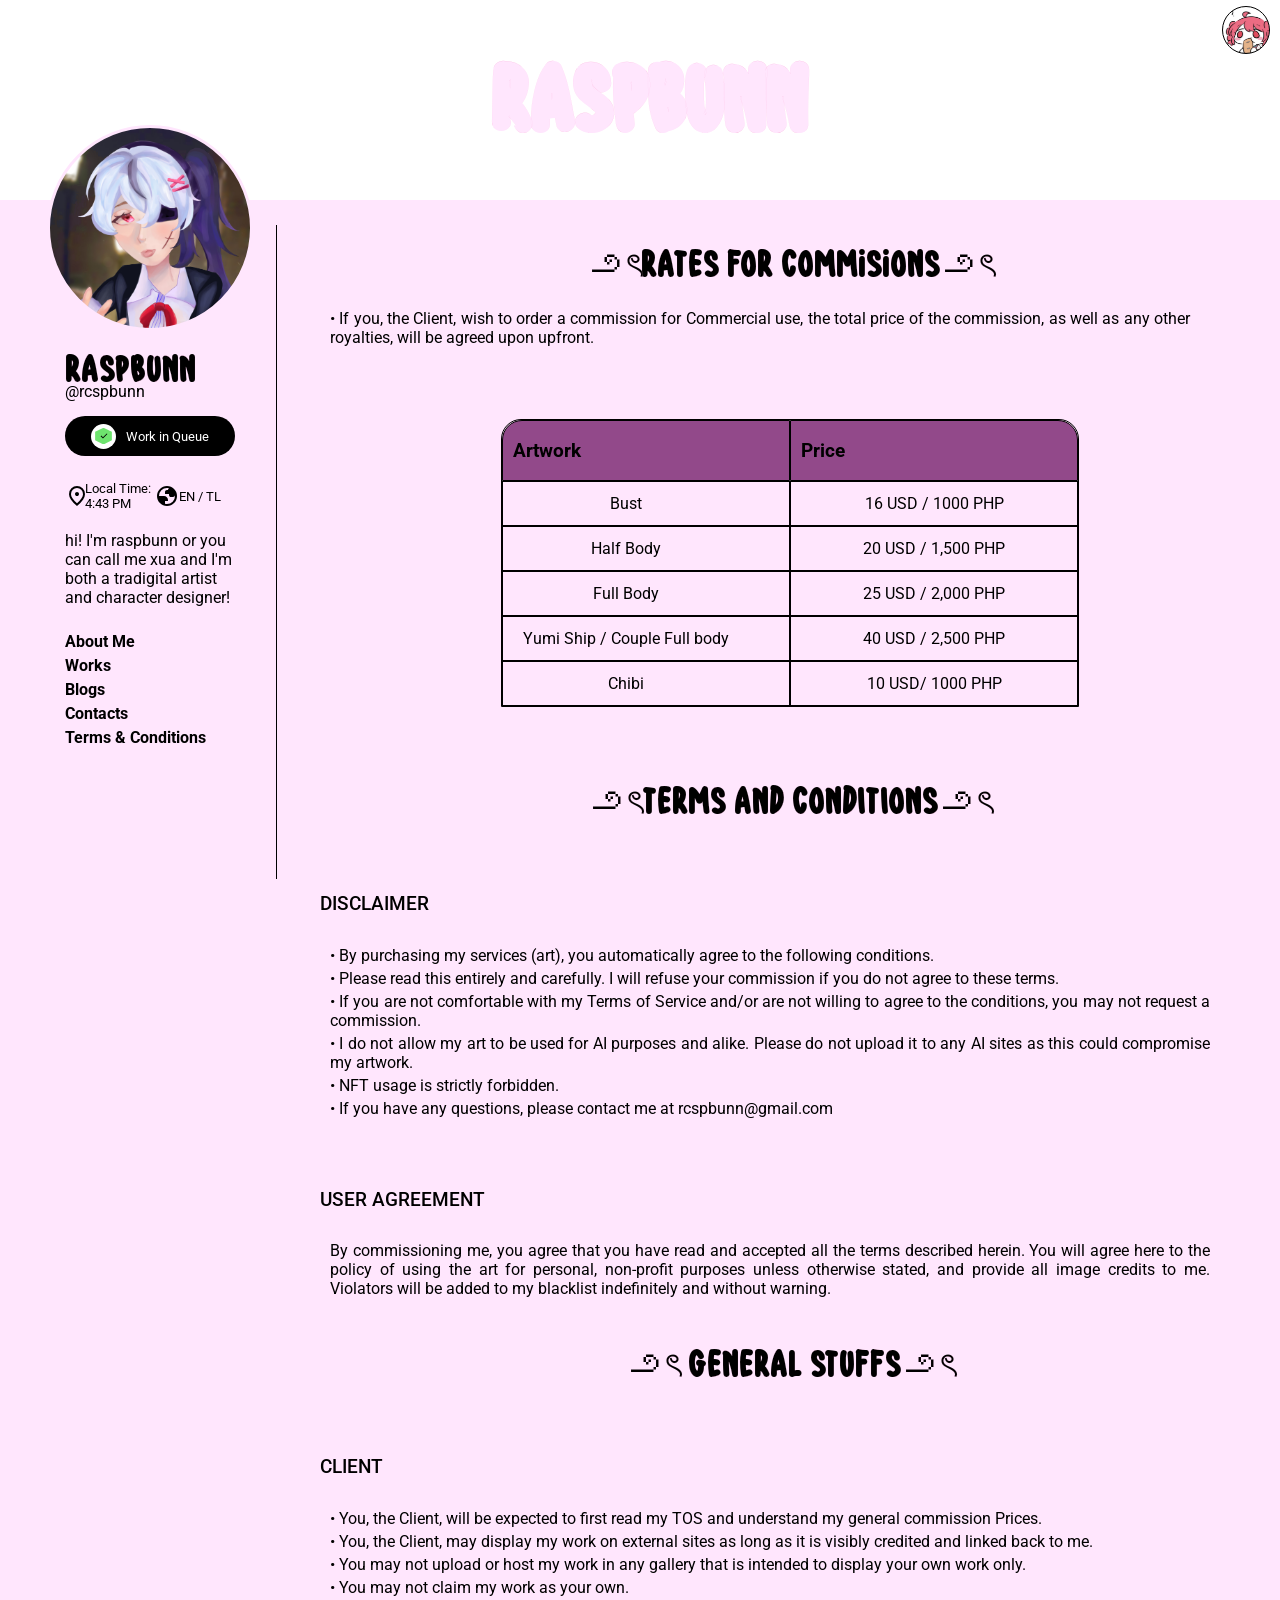
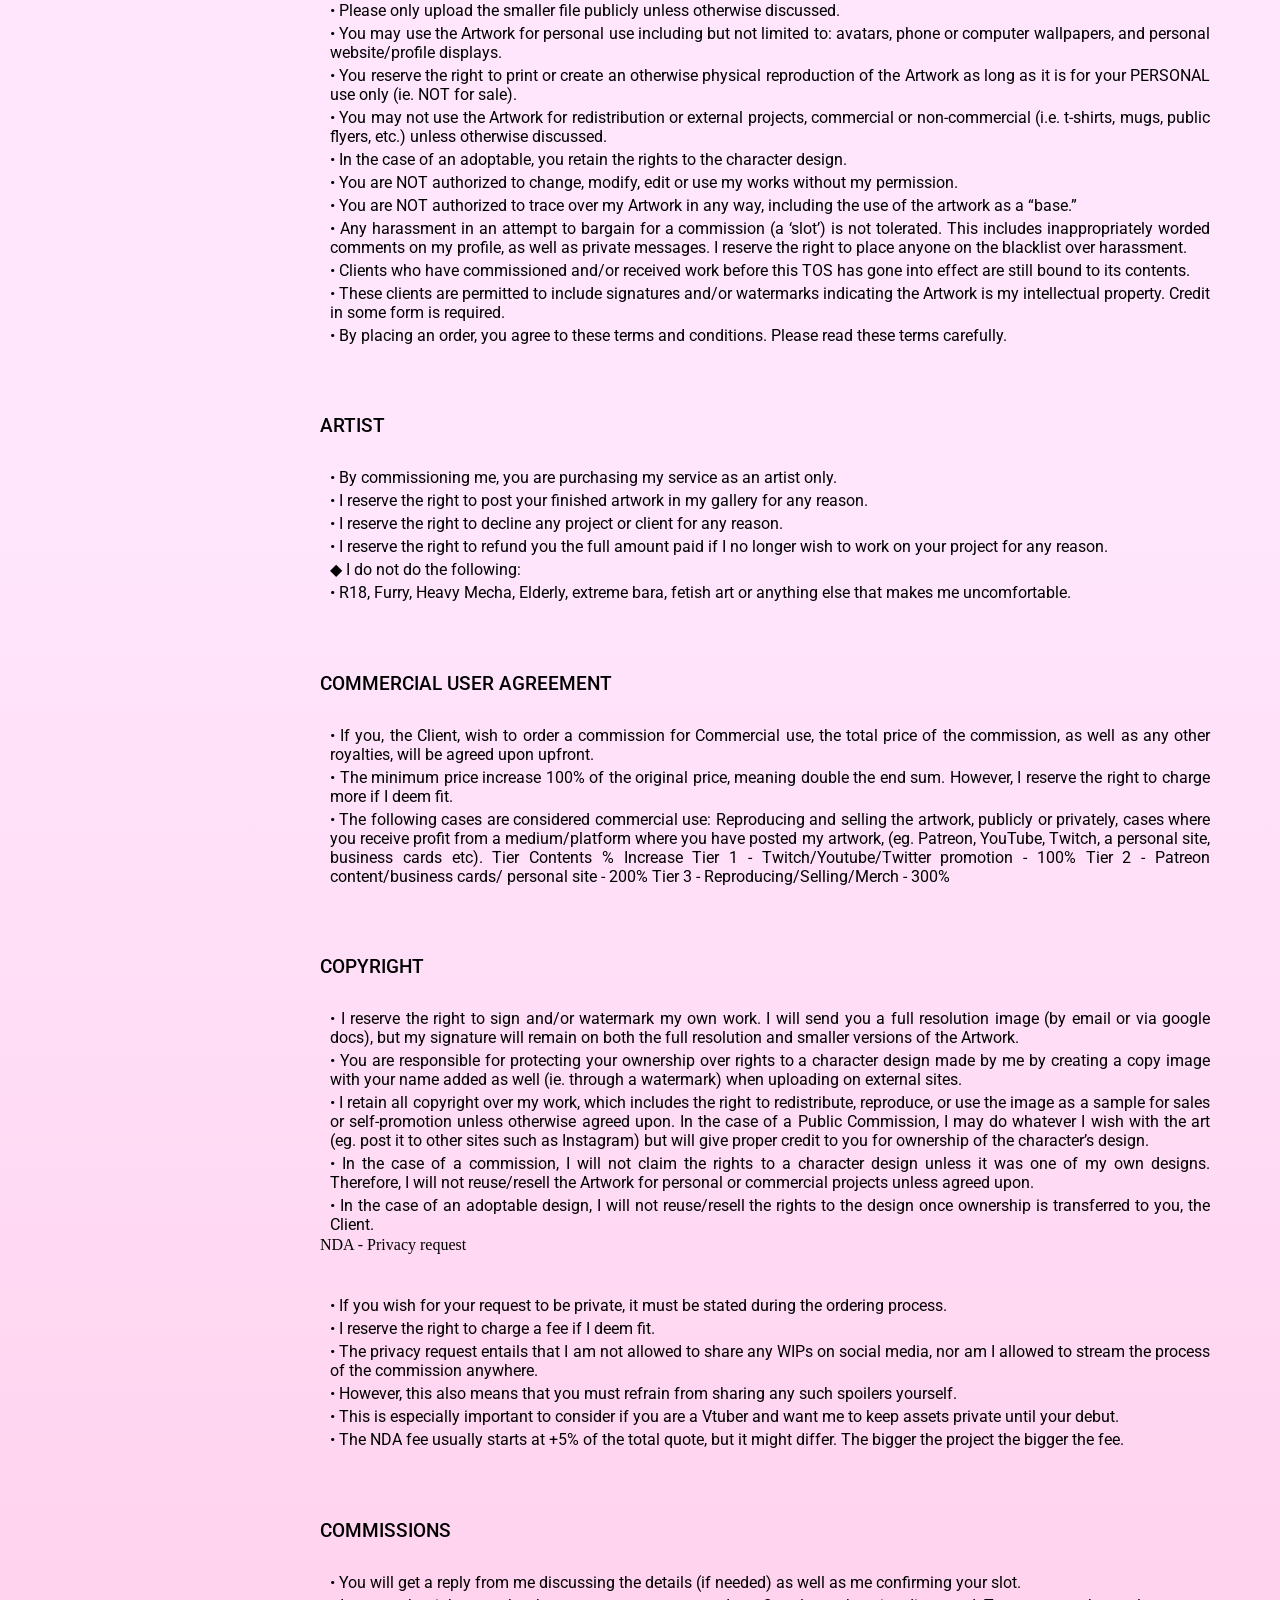
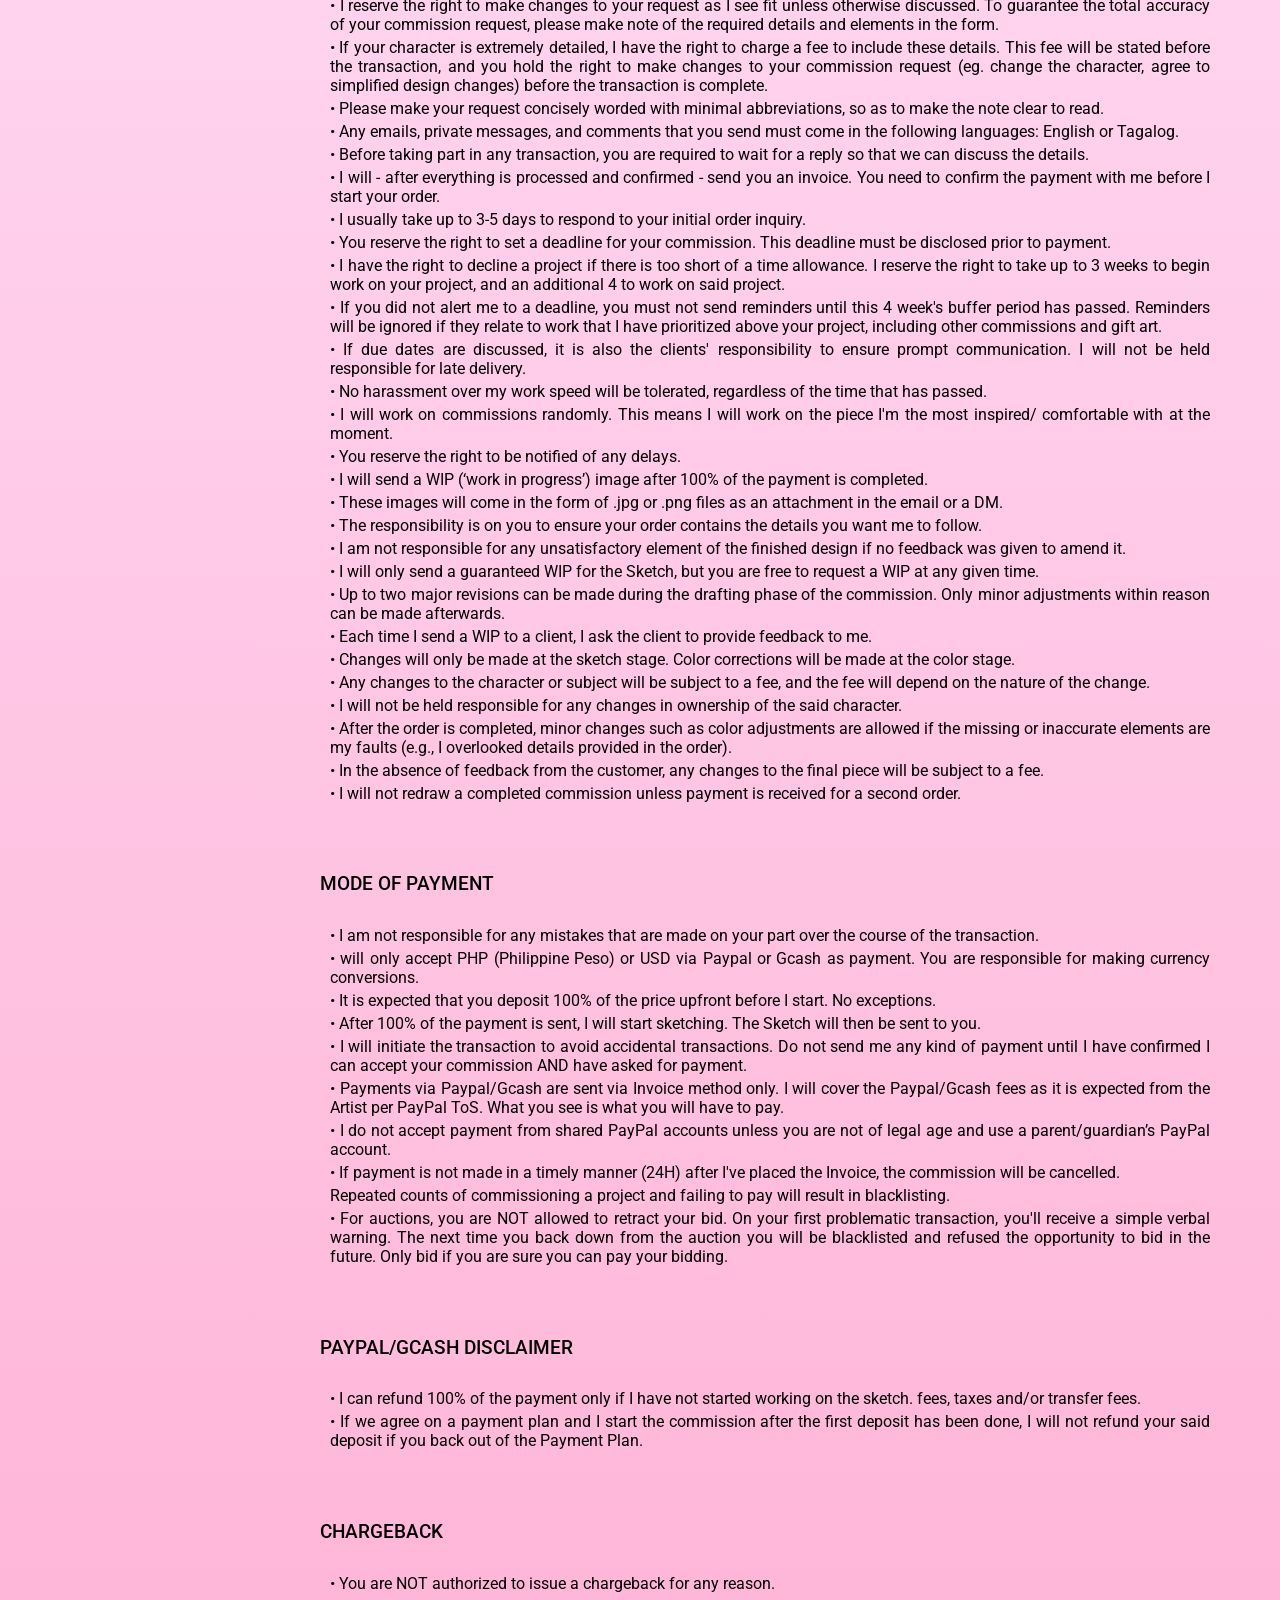
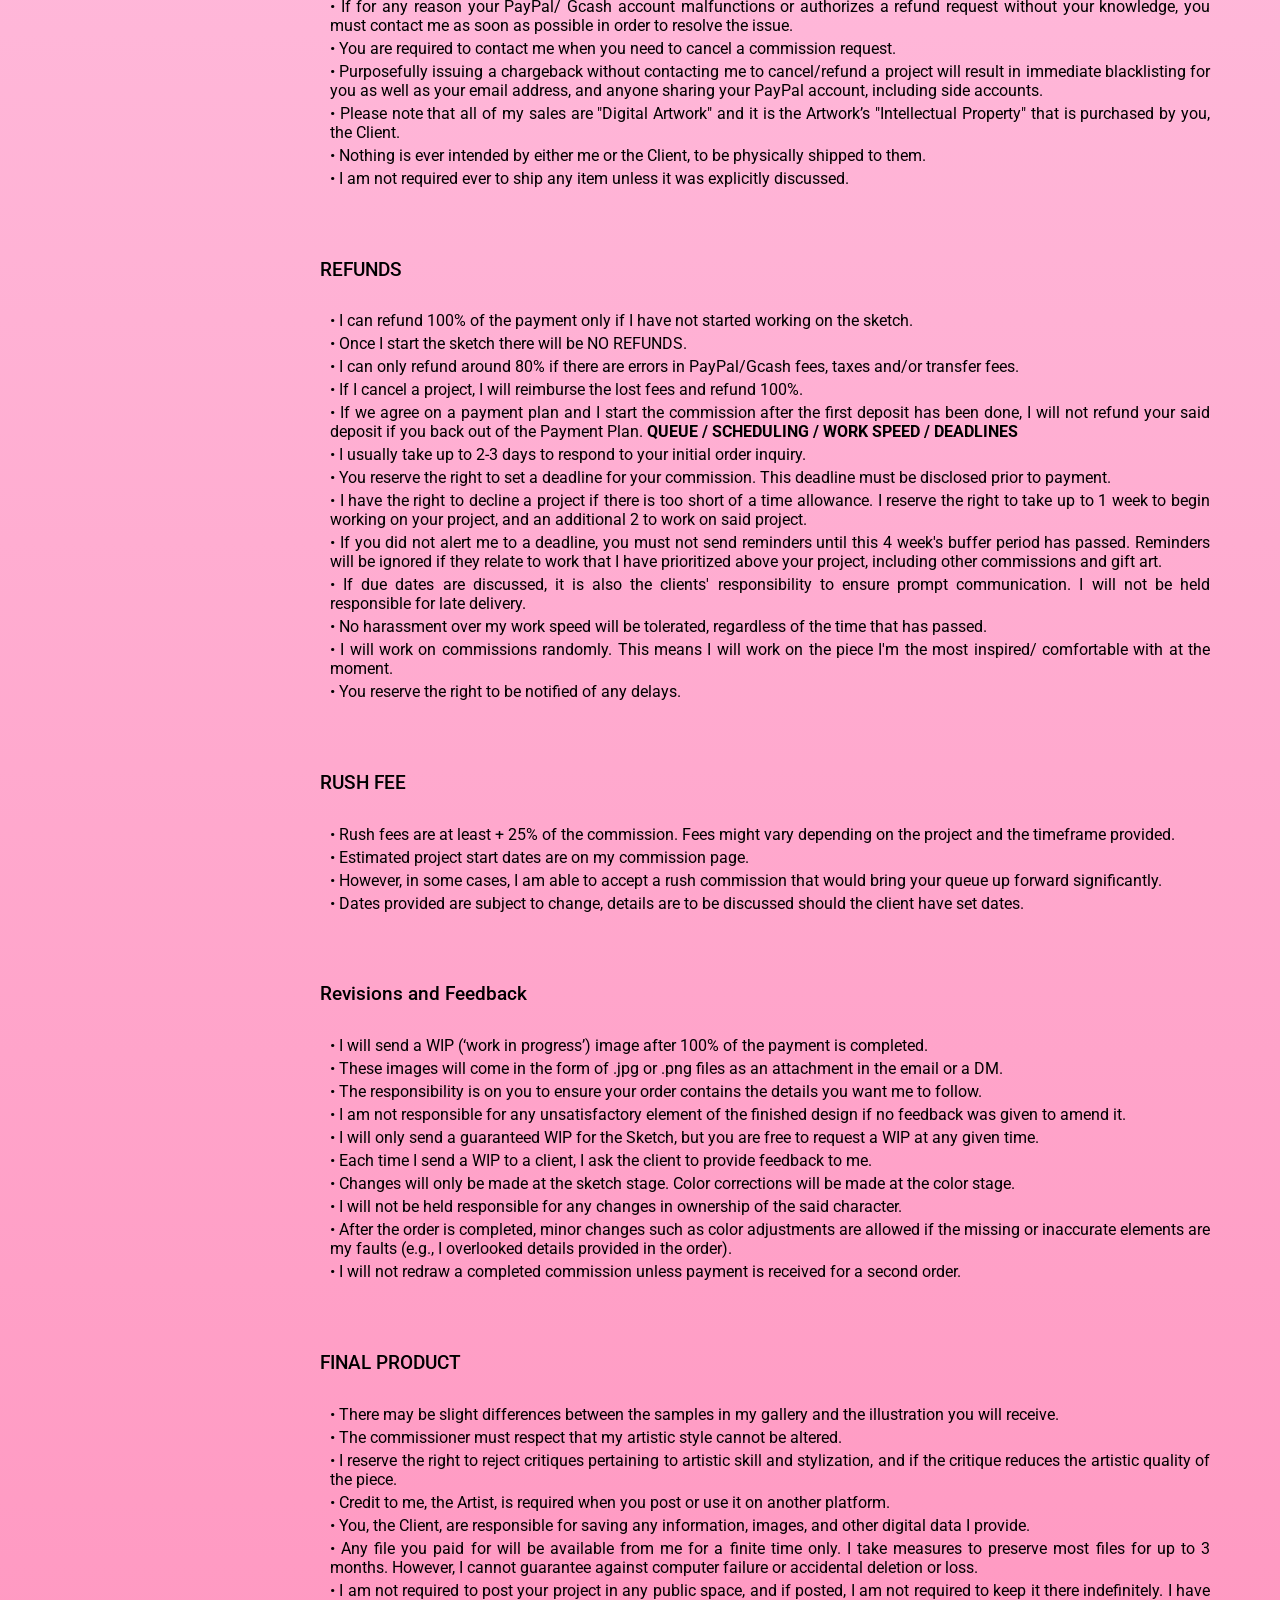
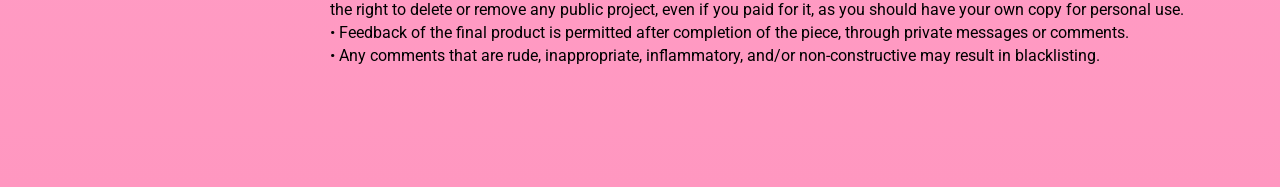
<file: Terms.html>
<!DOCTYPE html>
<html>
    
<head>
    <meta charset="UTF-8">
    <meta name="viewport" content="width=device-width, initial-scale=1.0">

    <!--Fonts-->
    <link rel="preconnect" href="https://fonts.googleapis.com">
    <link rel="preconnect" href="https://fonts.gstatic.com" crossorigin>
    <link href="https://fonts.googleapis.com/css2?family=Poppins:ital,wght@0,100;0,200;0,300;0,400;0,500;0,600;0,700;0,800;0,900;1,100;1,200;1,300;1,400;1,500;1,600;1,700;1,800;1,900&family=Roboto:ital,wght@0,100..900;1,100..900&display=swap" rel="stylesheet">

    <!--Links-->
    <link rel="stylesheet" href="Margaux_Website.css">
    <link rel="stylesheet" href="margauxjs-css.css">
    <link rel="stylesheet" href="Terms.css">
    <link rel="stylesheet" href="sidebar.css"> 
    <link rel="stylesheet" href="Rates.css">

    
    <script src="Sidebar.js" defer></script>

    <title>Raspbunn</title>
</head>
<body>
   
     
   
    
   <!-- Navigation bar -->
    <nav class ="nav">
        <div class="header">
            <div class="navSection1"></div>
            <div class="navSection2">
               
                    <!--Buttons Navigation-->
                    <div class="iconWrapper"><button onclick="popUp()" class="icons"></button></div>
                    
                </div>
        </div>
          
    
    </nav>
    
    <!--Main Content-->
    <div class="alerWrapper"> 
        <div class="alert">
          
        </div>
    </div>
    <main class="main">
      
        <section class="logoWrap">
            <article class="logoContainer">
                <!-- <img class="logo" src="image/cinnamoroll.jpg" > -->
                <h6 class="nameBrand sizeLogo">Raspbunn</h6>
                
            </article>
        </section>
         <section class=" mainWrap">
                  <video class="background" width="100%"  autoplay loop muted playsinline disablePictureInPicture>
             <source src="image/bg.mp4" type="video/mp4">
             </video>
           
        <article class="mainArticle">
             <!--Side Bar-->
    <aside class="sidebar">
        <div class="sidebarWrapper">
              <div class="verticalLine"></div>
                <div class="headTitleWrap">
                    
             <!-- 1st Section-->
                    <div class="profileDisplay">
                        <div class="profile"></div>
                    </div>
                    
            <!-- 2nd Section -->
                    <div class="secondWrap ">
                        <h class="nameBrand color ">Raspbunn</h>
                        <p class="fontReg textName">@rcspbunn</p>
                        <div class="buttonGrid">
                             <!-- <div><button class="longButton sizeBtn fontReg" id="ratesBtn">Rates</button></div> -->
                           <!-- <div class="displayFlex"><button class="shortButton fontReg ">!</button></div> -->
                        </div>
                        <!-- <button class="longButton fontReg workBtn" id="termsBtn">Terms & Conditions</button> -->
                         <div><button class="longButton fontReg workBtn" id="workQueueBtn">
                            <div class="workSymbolWrapper">
                                <div class="workSymbol">
                                    <div class="check"><svg xmlns="http://www.w3.org/2000/svg" viewBox="0 0 24 24" height="24px" width="24px" fill="black"><path d="M9.55,18l-5.7-5.7l1.43-1.42l4.28,4.28l9.18-9.18L20.15,7.4L9.55,18Z"/></svg></div>
                                </div>
                            </div>Work in Queue</button></div>
                        <div class="fontReg localTime" id="time"></div>
                        <p class="fontReg">
                            hi! I'm raspbunn or you can call me xua and I'm both a tradigital artist and character designer!
                        </p>
                    </div>
            <!--3rd Section-->
                    <div class="channelsWrap">
                       <!--    <a class= "blank" href="https://www.tiktok.com/@rcspbunn"><svg class="svgIcon" fill="#000000" width="20px" height="20px" viewBox="0 0 24 24" id="tiktok" data-name="Flat Color" xmlns="http://www.w3.org/2000/svg" class="icon flat-color"><path id="primary" d="M21,7V9a1,1,0,0,1-1,1,8,8,0,0,1-4-1.08V15.5A6.5,6.5,0,1,1,6.53,9.72a1,1,0,0,1,1.47.9v2.52a.92.92,0,0,1-.28.62,2.49,2.49,0,0,0,2,4.23A2.61,2.61,0,0,0,12,15.35V3a1,1,0,0,1,1-1h2.11a1,1,0,0,1,1,.83A4,4,0,0,0,20,6,1,1,0,0,1,21,7Z" style="fill: rgb(0, 0, 0);"></path></svg> TIKTOK</a>
                        <a class="facebook blank" href="https://www.facebook.com/mbdelapaz"><svg class="svgIcon"  width="20px" height="20px" viewBox="0 0 24 24" fill="none" xmlns="http://www.w3.org/2000/svg">
                            <path fill-rule="evenodd" clip-rule="evenodd" d="M2 6C2 3.79086 3.79086 2 6 2H18C20.2091 2 22 3.79086 22 6V18C22 20.2091 20.2091 22 18 22H6C3.79086 22 2 20.2091 2 18V6ZM6 4C4.89543 4 4 4.89543 4 6V18C4 19.1046 4.89543 20 6 20H12V13H11C10.4477 13 10 12.5523 10 12C10 11.4477 10.4477 11 11 11H12V9.5C12 7.567 13.567 6 15.5 6H16.1C16.6523 6 17.1 6.44772 17.1 7C17.1 7.55228 16.6523 8 16.1 8H15.5C14.6716 8 14 8.67157 14 9.5V11H16.1C16.6523 11 17.1 11.4477 17.1 12C17.1 12.5523 16.6523 13 16.1 13H14V20H18C19.1046 20 20 19.1046 20 18V6C20 4.89543 19.1046 4 18 4H6Z" fill="#000000"/>
                            </svg> FACEBOOK</a>
                        <a class="instagram blank" href="https://www.instagram.com/raspbunnn"><svg class="svgIcon"  width="20px" height="20px" viewBox="0 0 24 24" fill="none" xmlns="http://www.w3.org/2000/svg">
                            <path fill-rule="evenodd" clip-rule="evenodd" d="M12 18C15.3137 18 18 15.3137 18 12C18 8.68629 15.3137 6 12 6C8.68629 6 6 8.68629 6 12C6 15.3137 8.68629 18 12 18ZM12 16C14.2091 16 16 14.2091 16 12C16 9.79086 14.2091 8 12 8C9.79086 8 8 9.79086 8 12C8 14.2091 9.79086 16 12 16Z" fill="#0F0F0F"/>
                            <path d="M18 5C17.4477 5 17 5.44772 17 6C17 6.55228 17.4477 7 18 7C18.5523 7 19 6.55228 19 6C19 5.44772 18.5523 5 18 5Z" fill="#0F0F0F"/>
                            <path fill-rule="evenodd" clip-rule="evenodd" d="M1.65396 4.27606C1 5.55953 1 7.23969 1 10.6V13.4C1 16.7603 1 18.4405 1.65396 19.7239C2.2292 20.8529 3.14708 21.7708 4.27606 22.346C5.55953 23 7.23969 23 10.6 23H13.4C16.7603 23 18.4405 23 19.7239 22.346C20.8529 21.7708 21.7708 20.8529 22.346 19.7239C23 18.4405 23 16.7603 23 13.4V10.6C23 7.23969 23 5.55953 22.346 4.27606C21.7708 3.14708 20.8529 2.2292 19.7239 1.65396C18.4405 1 16.7603 1 13.4 1H10.6C7.23969 1 5.55953 1 4.27606 1.65396C3.14708 2.2292 2.2292 3.14708 1.65396 4.27606ZM13.4 3H10.6C8.88684 3 7.72225 3.00156 6.82208 3.0751C5.94524 3.14674 5.49684 3.27659 5.18404 3.43597C4.43139 3.81947 3.81947 4.43139 3.43597 5.18404C3.27659 5.49684 3.14674 5.94524 3.0751 6.82208C3.00156 7.72225 3 8.88684 3 10.6V13.4C3 15.1132 3.00156 16.2777 3.0751 17.1779C3.14674 18.0548 3.27659 18.5032 3.43597 18.816C3.81947 19.5686 4.43139 20.1805 5.18404 20.564C5.49684 20.7234 5.94524 20.8533 6.82208 20.9249C7.72225 20.9984 8.88684 21 10.6 21H13.4C15.1132 21 16.2777 20.9984 17.1779 20.9249C18.0548 20.8533 18.5032 20.7234 18.816 20.564C19.5686 20.1805 20.1805 19.5686 20.564 18.816C20.7234 18.5032 20.8533 18.0548 20.9249 17.1779C20.9984 16.2777 21 15.1132 21 13.4V10.6C21 8.88684 20.9984 7.72225 20.9249 6.82208C20.8533 5.94524 20.7234 5.49684 20.564 5.18404C20.1805 4.43139 19.5686 3.81947 18.816 3.43597C18.5032 3.27659 18.0548 3.14674 17.1779 3.0751C16.2777 3.00156 15.1132 3 13.4 3Z" fill="#0F0F0F"/>
                            </svg> INSTAGRAM</a>
                        <a class="twitter blank" href="https://x.com/rcspbunn"><svg class="svgIcon"  width="20px" height="20px" viewBox="0 0 24 24" fill="none" xmlns="http://www.w3.org/2000/svg">
                            <path fill-rule="evenodd" clip-rule="evenodd" d="M14.8486 5.65845C13.1442 5.65845 11.7626 7.0401 11.7626 8.74446C11.7626 8.95304 11.7831 9.15581 11.822 9.35119C11.8846 9.66589 11.7924 9.99153 11.5741 10.2267C11.3558 10.4619 11.0379 10.578 10.7194 10.5389C8.51116 10.268 6.50248 9.35556 4.88498 7.9954C4.91649 8.59732 5.12515 9.23671 5.57799 9.90654L6.25677 10.9106L5.14211 11.3863L4.92704 11.4781C5.0869 11.6609 5.2791 11.8487 5.49369 12.0332C5.73717 12.2425 5.97247 12.4165 6.14726 12.5381C6.23408 12.5985 6.30452 12.645 6.35171 12.6755C6.37527 12.6907 6.39294 12.7018 6.40383 12.7086L6.41495 12.7155L6.41519 12.7157L6.41551 12.7159L6.41578 12.7161L6.41619 12.7163L6.41647 12.7165L7.96448 13.655L6.34397 14.4653C6.26374 14.5054 6.18367 14.5412 6.10393 14.573C6.42924 14.8471 6.82517 15.0995 7.2464 15.2986L8.63623 15.9556L7.47226 16.9598C6.8369 17.508 6.19778 17.9166 5.36946 18.1326C6.59681 18.7875 8.00315 19.1596 9.49941 19.1596C14.3045 19.1596 18.1746 15.325 18.1746 10.6256V10.1059L18.5998 9.80721C19.2636 9.34107 19.7329 8.71068 20.0689 7.99004H18.5398H17.9084L17.637 7.41994C17.1401 6.37633 16.0772 5.65845 14.8486 5.65845ZM3.56882 12.9581C3.38031 13.174 3.29093 13.4642 3.33193 13.7553C3.44474 14.5563 3.92441 15.2462 4.45444 15.7728C4.59838 15.9158 4.75232 16.0531 4.91396 16.184C4.88926 16.1909 4.86437 16.1975 4.83925 16.2038C4.35789 16.3243 3.70926 16.3494 2.62755 16.2434C2.20934 16.2024 1.81014 16.4273 1.62841 16.8062C1.44668 17.185 1.5212 17.6371 1.81492 17.9376C3.75693 19.9245 6.48413 21.1596 9.49941 21.1596C15.212 21.1596 19.8978 16.7239 20.1628 11.126C21.4521 10.0429 22.0976 8.57673 22.4458 7.24263C22.5241 6.94292 22.459 6.62387 22.2696 6.37873C22.0803 6.13359 21.788 5.99004 21.4783 5.99004H19.1247C18.2201 4.58853 16.6437 3.65845 14.8486 3.65845C12.1796 3.65845 9.99072 5.71435 9.7793 8.32892C7.91032 7.84456 6.2705 6.78758 5.05863 5.35408C4.83759 5.09261 4.49814 4.9624 4.15894 5.00897C3.81974 5.05554 3.52794 5.27241 3.38555 5.58378C2.78087 6.90597 2.66434 8.43104 3.34116 9.98046L3.10746 10.0802C2.64466 10.2777 2.40073 10.7884 2.5379 11.2725C2.72276 11.925 3.14129 12.5011 3.56882 12.9581Z" fill="#000000"/>
                            </svg>TWITTER</a>
                        -->
                        <a class="linkStyle blank" id="aboutBtn">
                            About Me
                        </a>
                        <a class="linkStyle blank" id="portfolioBtn">
                            Works
                        </a>
                        <a class="linkStyle blank" id="blogsBtn">
                            Blogs
                        </a>
    
                        <a  class="linkStyle blank" id="contactsBtn">
                            Contacts
                        </a>
                        <a  class="linkStyle blank" id="termsBtn">
                            Terms & Conditions
                        </a>
                
                    </div>
                </div>
       </div>
    </aside>
    </article>

            <article class="textWrapper">
                 <div class="ratesTitle">

                    <h class="nameBrand color termsTitle">౨ৎRates For Commisions౨ৎ</h>
                     <p>• If you, the Client, wish to order a commission for Commercial use, the total price of the commission, as well as any other royalties, will be agreed upon upfront.</p>
                </div>
                <article class="ratesWrapper">
                   <div class="ratesContainerWrapper">
                    <div class="ratesContainer">
                            <div class="artWork"><h3>Artwork</h3></div>
                            <div class="priceWork"><h3>Price</h3></div>
                            <div class="bustPrice"><p>Bust</p></div>

                            <div>16 USD / 1000 PHP</div>

                            <div class="haflBodyPrice"><p>Half Body</p></div>

                            <div>20 USD / 1,500 PHP</div>

                            <div class="fullBodyPrice"><p>Full Body</p></div>

                            <div>25 USD / 2,000 PHP</div>

                            <div class="yumeShipPrice"><p>Yumi Ship / Couple Full body</p></div>

                            <div>40 USD / 2,500 PHP</div>

                            <div class="chibiPrice"><p>Chibi</p></div>

                            <div>10 USD/ 1000 PHP</div>
                            
                    </div>
                </article>
               <h class="nameBrand color termsTitle">౨ৎTERMS AND CONDITIONS౨ৎ</h>
               <div>
                    <h1>DISCLAIMER</h1>
           
                    <p>• By purchasing my services (art), you automatically agree to the following conditions.</p>
                    <p>• Please read this entirely and carefully. I will refuse your commission if you do not agree to these terms.</p>
                    <p>• If you are not comfortable with my Terms of Service and/or are not willing to agree to the conditions, you may not request a commission.</p>
                    <p>• I do not allow my art to be used for AI purposes and alike. Please do not upload it to any AI sites as this could compromise my artwork.</p>
                    <p>• NFT usage is strictly forbidden.</p>
                    <p>• If you have any questions, please contact me at rcspbunn@gmail.com</p>
                </div>
                <div> 
                    <h1>USER AGREEMENT</h1>
                    <p>
                    By commissioning me, you agree that you have read and accepted all the terms described herein.
                    You will agree here to the policy of using the art for personal, non-profit purposes unless otherwise stated, and provide all image credits to me.
                    Violators will be added to my blacklist indefinitely and without warning.
                    </p>
                </div>
                    <h class="nameBrand color termsTitle">౨ৎ GENERAL STUFFS౨ৎ</h>
                <div>
          

                    <h1>CLIENT</h1>
                    
                    <p>• You, the Client, will be expected to first read my TOS and understand my general commission Prices.</p>
                    <p>• You, the Client, may display my work on external sites as long as it is visibly credited and linked back to me.</p>
                    <p>• You may not upload or host my work in any gallery that is intended to display your own work only.</p>
                    <p>• You may not claim my work as your own.</p>
                    <p>• Please only upload the smaller file publicly unless otherwise discussed.</p>
                    <p>• You may use the Artwork for personal use including but not limited to: avatars, phone or computer wallpapers, and personal website/profile displays.</p>
                    <p>• You reserve the right to print or create an otherwise physical reproduction of the Artwork as long as it is for your PERSONAL use only (ie. NOT for sale).</p>
                    <p>• You may not use the Artwork for redistribution or external projects, commercial or non-commercial (i.e. t-shirts, mugs, public flyers, etc.) unless otherwise discussed.</p>
                    <p>• In the case of an adoptable, you retain the rights to the character design.</p>
                    <p>• You are NOT authorized to change, modify, edit or use my works without my permission.</p>
                    <p>• You are NOT authorized to trace over my Artwork in any way, including the use of the artwork as a “base.”</p>
                    <p>• Any harassment in an attempt to bargain for a commission (a ‘slot’) is not tolerated. This includes inappropriately worded comments on my profile, as well as private messages. I reserve the right to place anyone on the blacklist over harassment.</p>
                    <p>• Clients who have commissioned and/or received work before this TOS has gone into effect are still bound to its contents.</p>
                    <p>• These clients are permitted to include signatures and/or watermarks indicating the Artwork is my intellectual property. Credit in some form is required.</p>
                    <p>• By placing an order, you agree to these terms and conditions. Please read these terms carefully.</p>
                </div>
                <div>   
                   <h1>ARTIST</h1>
                    
                    <p>• By commissioning me, you are purchasing my service as an artist only.</p>
                    <p>• I reserve the right to post your finished artwork in my gallery for any reason.</p>
                    <p>• I reserve the right to decline any project or client for any reason.</p>
                    <p>• I reserve the right to refund you the full amount paid if I no longer wish to work on your project for any reason.</p>
                    <p>◆ I do not do the following:</p>
                    <p>• R18, Furry, Heavy Mecha, Elderly, extreme bara, fetish art or anything else that makes me uncomfortable.</p>
                </div>
                <div>
                    <h1>COMMERCIAL USER AGREEMENT</h1>
                    
                    <p>• If you, the Client, wish to order a commission for Commercial use, the total price of the commission, as well as any other royalties, will be agreed upon upfront.</p>
                    <p>• The minimum price increase 100% of the original price, meaning double the end sum. However, I reserve the right to charge more if I deem fit.</p>
                    <p>• The following cases are considered commercial use: Reproducing and selling the artwork, publicly or privately, cases where you receive profit from a medium/platform where you have posted my artwork, (eg. Patreon, YouTube, Twitch, a personal site, business cards etc).
                    Tier Contents % Increase
                    Tier 1 - Twitch/Youtube/Twitter promotion - 100%
                    Tier 2 - Patreon content/business cards/ personal site - 200%
                    Tier 3 - Reproducing/Selling/Merch - 300%
                    </p>
                </div>
                <div>
                    <h1>COPYRIGHT</h1>
            
                    <p>• I reserve the right to sign and/or watermark my own work. I will send you a full resolution image (by email or via google docs), but my signature will remain on both the full resolution and smaller versions of the Artwork.</p>
                    <p>• You are responsible for protecting your ownership over rights to a character design made by me by creating a copy image with your name added as well (ie. through a watermark) when uploading on external sites.</p>
                    <p>• I retain all copyright over my work, which includes the right to redistribute, reproduce, or use the image as a sample for sales or self-promotion unless otherwise agreed upon. In the case of a Public Commission, I may do whatever I wish with the art (eg. post it to other sites such as Instagram) but will give proper credit to you for ownership of the character’s design.</p>
                    <p>• In the case of a commission, I will not claim the rights to a character design unless it was one of my own designs. Therefore, I will not reuse/resell the Artwork for personal or commercial projects unless agreed upon.</p>
                    <p>• In the case of an adoptable design, I will not reuse/resell the rights to the design once ownership is transferred to you, the Client.</p>
                    NDA - Privacy request
                </div>
                <div>
                    <p>• If you wish for your request to be private, it must be stated during the ordering process.</p>
                    <p>• I reserve the right to charge a fee if I deem fit.</p>
                    <p>• The privacy request entails that I am not allowed to share any WIPs on social media, nor am I allowed to stream the process of the commission anywhere.</p>
                    <p>• However, this also means that you must refrain from sharing any such spoilers yourself.</p>
                    <p>• This is especially important to consider if you are a Vtuber and want me to keep assets private until your debut.</p>
                    <p>• The NDA fee usually starts at +5% of the total quote, but it might differ. The bigger the project the bigger the fee.</p>
                </div>
                <div>
                    <h1>COMMISSIONS</h1>
                    
                    <p>• You will get a reply from me discussing the details (if needed) as well as me confirming your slot.</p>
                    <p>• I reserve the right to make changes to your request as I see fit unless otherwise discussed. To guarantee the total accuracy of your commission request, please make note of the required details and elements in the form.</p>
                    <p>• If your character is extremely detailed, I have the right to charge a fee to include these details. This fee will be stated before the transaction, and you hold the right to make changes to your commission request (eg. change the character, agree to simplified design changes) before the transaction is complete.</p>
                    <p>• Please make your request concisely worded with minimal abbreviations, so as to make the note clear to read.</p>
                    <p>• Any emails, private messages, and comments that you send must come in the following languages: English or Tagalog.</p>
                    <p>• Before taking part in any transaction, you are required to wait for a reply so that we can discuss the details.</p>
                    <p>• I will - after everything is processed and confirmed - send you an invoice. You need to confirm the payment with me before I start your order.</p>
                    <p>• I usually take up to 3-5 days to respond to your initial order inquiry.</p>
                    <p>• You reserve the right to set a deadline for your commission. This deadline must be disclosed prior to payment.</p>
                    <p>• I have the right to decline a project if there is too short of a time allowance. I reserve the right to take up to 3 weeks to begin work on your project, and an additional 4 to work on said project.</p>
                    <p>• If you did not alert me to a deadline, you must not send reminders until this 4 week's buffer period has passed. Reminders will be ignored if they relate to work that I have prioritized above your project, including other commissions and gift art.</p>
                    <p>• If due dates are discussed, it is also the clients' responsibility to ensure prompt communication. I will not be held responsible for late delivery.</p>
                    <p>• No harassment over my work speed will be tolerated, regardless of the time that has passed.</p>
                    <p>• I will work on commissions randomly. This means I will work on the piece I'm the most inspired/ comfortable with at the moment.</p>
                    <p>• You reserve the right to be notified of any delays.</p>
                    <p>• I will send a WIP (‘work in progress’) image after 100% of the payment is completed.</p>
                    <p>• These images will come in the form of .jpg or .png files as an attachment in the email or a DM.</p>
                    <p>• The responsibility is on you to ensure your order contains the details you want me to follow.</p>
                    <p>• I am not responsible for any unsatisfactory element of the finished design if no feedback was given to amend it.</p>
                    <p>• I will only send a guaranteed WIP for the Sketch, but you are free to request a WIP at any given time.</p>
                    <p>• Up to two major revisions can be made during the drafting phase of the commission. Only minor adjustments within reason can be made afterwards.</p>
                    <p>• Each time I send a WIP to a client, I ask the client to provide feedback to me.</p>
                    <p>• Changes will only be made at the sketch stage. Color corrections will be made at the color stage.</p>
                    <p>• Any changes to the character or subject will be subject to a fee, and the fee will depend on the nature of the change.</p>
                    <p>• I will not be held responsible for any changes in ownership of the said character.</p>
                    <p>• After the order is completed, minor changes such as color adjustments are allowed if the missing or inaccurate elements are my faults (e.g., I overlooked details provided in the order).</p>
                    <p>• In the absence of feedback from the customer, any changes to the final piece will be subject to a fee.</p>
                    <p>• I will not redraw a completed commission unless payment is received for a second order.</p>
                </div>
                <div>    
                    <h1>MODE OF PAYMENT</h1>
                    
                   
                    <p>• I am not responsible for any mistakes that are made on your part over the course of the transaction.</p>
                    <p>• will only accept PHP (Philippine Peso) or USD via Paypal or Gcash as payment. You are responsible for making currency conversions.</p>
                    <p>• It is expected that you deposit 100% of the price upfront before I start. No exceptions.</p>
                    <p>• After 100% of the payment is sent, I will start sketching. The Sketch will then be sent to you.</p>
                    <p>• I will initiate the transaction to avoid accidental transactions. Do not send me any kind of payment until I have confirmed I can accept your commission AND have asked for payment.</p>
                    <p>• Payments via Paypal/Gcash are sent via Invoice method only. I will cover the Paypal/Gcash fees as it is expected from the Artist per PayPal ToS. What you see is what you will have to pay.</p>
                    <p>• I do not accept payment from shared PayPal accounts unless you are not of legal age and use a parent/guardian’s PayPal account.</p>
                    <p>• If payment is not made in a timely manner (24H) after I've placed the Invoice, the commission will be cancelled.</p>
                    <p>Repeated counts of commissioning a project and failing to pay will result in blacklisting.</p>
                    <p>• For auctions, you are NOT allowed to retract your bid. On your first problematic transaction, you'll receive a simple verbal warning. The next time you back down from the auction you will be blacklisted and refused the opportunity to bid in the future. Only bid if you are sure you can pay your bidding.</p>
                </div>
                <div>
                    <h1>PAYPAL/GCASH DISCLAIMER</h1>
              
                    <p>• I can refund 100% of the payment only if I have not started working on the sketch.
                    fees, taxes and/or transfer fees.</p>
                    <p>• If we agree on a payment plan and I start the commission after the first deposit has been done, I will not refund your said deposit if you back out of the Payment Plan.</p>
                </div>   
                <div>
                    <h1>CHARGEBACK</h1>
                  
                    <p>• You are NOT authorized to issue a chargeback for any reason.</p>
                    <p>• If for any reason your PayPal/ Gcash account malfunctions or authorizes a refund request without your knowledge, you must contact me as soon as possible in order to resolve the issue.</p>
                    <p>• You are required to contact me when you need to cancel a commission request.</p>
                    <p>• Purposefully issuing a chargeback without contacting me to cancel/refund a project will result in immediate blacklisting for you as well as your email address, and anyone sharing your PayPal account, including side accounts.</p>
                    <p>• Please note that all of my sales are "Digital Artwork" and it is the Artwork’s "Intellectual Property" that is purchased by you, the Client.</p>
                    <p>• Nothing is ever intended by either me or the Client, to be physically shipped to them.</p>
                    <p>• I am not required ever to ship any item unless it was explicitly discussed.</p>
                </div>
                <div>
                    <h1>REFUNDS</h1>
                    
                    <p>• I can refund 100% of the payment only if I have not started working on the sketch.</p>
                    <p>• Once I start the sketch there will be NO REFUNDS.</p>
                    <p>• I can only refund around 80% if there are errors in PayPal/Gcash fees, taxes and/or transfer fees.</p>
                    <p>• If I cancel a project, I will reimburse the lost fees and refund 100%.</p>
                    <p>• If we agree on a payment plan and I start the commission after the first deposit has been done, I will not refund your said deposit if you back out of the Payment Plan.
                    <strong>QUEUE / SCHEDULING / WORK SPEED / DEADLINES</strong></p>
                  
                    <p>• I usually take up to 2-3 days to respond to your initial order inquiry.</p>
                    <p>• You reserve the right to set a deadline for your commission. This deadline must be disclosed prior to payment.</p>
                    <p>• I have the right to decline a project if there is too short of a time allowance. I reserve the right to take up to 1 week to begin working on your project, and an additional 2 to work on said project.</p>
                    <p>• If you did not alert me to a deadline, you must not send reminders until this 4 week's buffer period has passed. Reminders will be ignored if they relate to work that I have prioritized above your project, including other commissions and gift art.</p>
                    <p>• If due dates are discussed, it is also the clients' responsibility to ensure prompt communication. I will not be held responsible for late delivery.</p>
                    <p>• No harassment over my work speed will be tolerated, regardless of the time that has passed.</p>
                    <p>• I will work on commissions randomly. This means I will work on the piece I'm the most inspired/ comfortable with at the moment.</p>
                    <p>• You reserve the right to be notified of any delays.</p>
                </div>
                <div>
                    <h1>RUSH FEE</h1>
                  
                    <p>• Rush fees are at least + 25% of the commission. Fees might vary depending on the project and the timeframe provided.</p>
                    <p>• Estimated project start dates are on my commission page.</p>
                    <p>• However, in some cases, I am able to accept a rush commission that would bring your queue up forward significantly.</p>
                    <p>• Dates provided are subject to change, details are to be discussed should the client have set dates.</p>
                </div>
                <div>
                    <h1>Revisions and Feedback</h1>
                  
                    <p>• I will send a WIP (‘work in progress’) image after 100% of the payment is completed.</p>
                    <p>• These images will come in the form of .jpg or .png files as an attachment in the email or a DM.</p>
                    <p>• The responsibility is on you to ensure your order contains the details you want me to follow.</p>
                    <p>• I am not responsible for any unsatisfactory element of the finished design if no feedback was given to amend it.</p>
                    <p>• I will only send a guaranteed WIP for the Sketch, but you are free to request a WIP at any given time.</p>
                    <p>• Each time I send a WIP to a client, I ask the client to provide feedback to me.</p>
                    <p>• Changes will only be made at the sketch stage. Color corrections will be made at the color stage.</p>
                    <p>• I will not be held responsible for any changes in ownership of the said character.</p>
                    <p>• After the order is completed, minor changes such as color adjustments are allowed if the missing or inaccurate elements are my faults (e.g., I overlooked details provided in the order).</p>
                    <p>• I will not redraw a completed commission unless payment is received for a second order.</p>
                </div> 
                <div class="marginFinalP">
                    <h1>FINAL PRODUCT</h1>
                    
                    <p>• There may be slight differences between the samples in my gallery and the illustration you will receive.</p>
                    <p>• The commissioner must respect that my artistic style cannot be altered.</p>
                    <p>• I reserve the right to reject critiques pertaining to artistic skill and stylization, and if the critique reduces the artistic quality of the piece.</p>
                    <p>• Credit to me, the Artist, is required when you post or use it on another platform.</p>
                    <p>• You, the Client, are responsible for saving any information, images, and other digital data I provide.</p>
                    <p>• Any file you paid for will be available from me for a finite time only. I take measures to preserve most files for up to 3 months. However, I cannot guarantee against computer failure or accidental deletion or loss.</p>
                    <p>• I am not required to post your project in any public space, and if posted, I am not required to keep it there indefinitely. I have the right to delete or remove any public project, even if you paid for it, as you should have your own copy for personal use.</p>
                    <p>• Feedback of the final product is permitted after completion of the piece, through private messages or comments.</p>
                    <p>• Any comments that are rude, inappropriate, inflammatory, and/or non-constructive may result in blacklisting.</p>
                </div>          
            </article>
        </section>

    </main>

   
    <!--Footer-->
    <footer>
 
    </footer>

</body>
</html>
</file>
<file: Margaux_Website.css>
:root{
   
    /*Nav Buttons*/
    --myWorks-border-color:solid 1px rgb(0, 0, 0);
    --myWorks-button: rgb(252, 252, 252);

    --myWorks-button-hover-bg: rgb(249, 181, 219);
    --myWorks-button-hover-textcolor:black;
    --myWorks-button-active-bg:rgb(146, 73, 138);
    --myWorks-button-active-textcolor: white;

    --header-button-1: url("image/teto.jpg");
    --header-button-1-hover:url("image/cat.jpg");
    --header-button-1-active:url(image/likeCat.jpg);
    --header-button-2: url("image/teto.jpg");
    /*
    --header-button-2-hover:;
    --header-button-2-active:;*/

    /*Sidebar*/
    --profile:url('portfolio/1-large.jpg');
    --rates-hover: rgb(249, 181, 219);
    --rates-hover-color: white;

    --rates-active: white; 
    --rates-active-color: black;

    --terms-hover:rgb(249, 181, 219);
    --terms-hover-color:white;

    --terms-active:white;
    --terms-active-color:black;
    
    
    --svg-button-hover: rgb(146, 73, 138);
    --svg-button-active: white;

    

    /*Main Section*/
    --logo-border:  solid 1px rgb(146, 73, 138);
    --name-brand-font:Logo;
    --name-brand-font-border: 0.1px rgb(249, 181, 219) ;
    --name-brand-color:rgb(255, 230, 253);
}
@font-face {
    font-family: Logo;
    src: url("fonts/Cute\ Rabbit.ttf");
}

@font-face {
    font-family: Head;
    src: url("fonts/MilkyNice-Clean.ttf");
}
@font-face {
    font-family: Roboto;
    src: url("fonts/Roboto-VariableFont_wdth\,wght.ttf");
}
html{
    min-width: 100%;
    margin: 0px;
    padding: 0px;
}
body{
    min-width: 100vh;
    margin: 0px;
    padding: 0px;
    
}
/*Background*/
.background{
    object-fit: cover;
    top:0;
    left: 0;
    height: 100vh;
    width: 100vw;
    position: fixed;
    z-index: -1;
    
}


/*Navigation Bar*/
.header{
    display: flex;
    justify-content: flex-end;
    position: fixed;
    top: 0;
    right: 0;
    
    padding: 0.4rem 0rem 0.4rem 0rem;
    z-index: 200;
    margin: 0;
}

.navSection2{
    display: flex;

    width: auto;
}


.icons{
    
    display: flex;
    justify-content: center;
    align-items: center;
    background-size:cover;
    height: 3rem;
    width: 3rem;
    border: Solid 1px ;
    border-radius: 50%;
    cursor: pointer;
    background-image:var(--header-button-1) ;
    margin: 0px 10px 0px 0px;
}

.icons:hover{
   
   background-image: var(--header-button-1-hover);

}
.icons:active{
    background-image: var(--header-button-1-active);
  
}

.iconWrapper{
    display: flex;
    justify-content: center;
    align-items: center;
}
.icons{
    
    display: flex;
    justify-content: center;
    align-items: center;
    background-size:cover;
    height: 3rem;
    width: 3rem;
    border: Solid 1px ;
    border-radius: 50%;
    cursor: pointer;
    background-image:var(--header-button-1) ;
    margin: 0px 10px 0px 0px;
}

.myWorksBtn{
    font-family: Roboto; 
    margin: 0px;
    border-radius: 100px;
    padding: 10px;
    border: var(--myWorks-border-color);
    background-color: var(--myWorks-button);
    margin: 10px;

    cursor: pointer;
}

.myWorksBtn:hover{
    background-color: var(--myWorks-button-hover-bg);
    color: var(--myWorks-button-hover-textcolor);
}

.myWorksBtn:active{
    background-color: var(--myWorks-button-active-bg);
    color: var(--myWorks-button-active-textcolor);
}

/*Main Section*/

.logoWrap{
    display: flex;
    justify-content: center;
    align-items: center;
    
}
.logoContainer{
    display: flex;
    justify-content: center;
    align-items: center;
    padding: 10px;
    margin: 10px;
}

.logo{
    margin: 0;
    padding: 0;
    display: inline;
    align-items: center;
    height: 50px;
    width: 50px;
    border:var(--logo-border);
    border-radius: 50%;
    
}

.nameBrand{
    display: inline;
    align-items: center;
    padding: 0rem 0rem 0rem 1rem;
    font-family: var(--name-brand-font);
    font-size: 40px;
    -webkit-text-stroke:var(--name-brand-font-border);
    color:var(--name-brand-color) ;
}
.sizeLogo{
    font-size: 100px;
}

.raspberry{
    rotate: 20deg;
    padding: -5px;
    height: 50px;
}
/*Divider*/
.main{
    display: grid;
    grid-template-rows: 200px 1fr;
    min-height: 100vh;
    padding: 0px;
    height:   auto;
    margin: 0px 0px -20px 0px;

   
}
.mainWrap{
   display: grid;
   grid-template-columns: 300px 1fr;
   background-image: linear-gradient(to bottom, var(--name-brand-color) 30%,rgb(255, 151, 192));
   position: relative;
    height: auto;
   
}

/*Left side*/


.headTitleWrap{
    display: grid;
    justify-content: center;
    grid-template-rows: 150px 1fr 1fr;
    z-index: 2;
    height: auto;
    position: relative;
    transition: all 1000ms ease-in-out;
   
    
   
}

.verticalLine{
    display: flex;
    justify-content: end;
    margin: 25px 0px 50px 274.5px;
    position: absolute;
    top: 0;
    bottom: 0;
    border-right: solid 1px black;
    background-color: rgb(146, 73, 138, 0);
 
    width: 1px;
    box-shadow: 100;
    
}

.profileDisplay{
    display: flex;
    justify-content: center;
    
}

.profile{
    display: flex;
    justify-content: center;
    margin: -50px;
    border-radius: 50%;
    height: 200px;
    width: 200px;
    border:solid 3px var(--name-brand-color);
    transition: all 1000ms ease-in-out;
    background-image: var(--profile) ;
    object-fit: cover;
    background-size: cover;
}

/*Second Section*/
.secondWrap{
    display: inline-block;
    max-width: 170px;
    padding: 20px 0px 0px 0px;
    justify-content: center;
    
}

.textJustify{
    justify-content: center;
}

.color{
    padding: 0px 0px 0px 0px;
    color: black;
   
}
.fontReg{
    font-family: Roboto;
    margin: 20px 0px 20px 0px;
}

.textName{
    padding: 0px;
    margin: -10px 0px 10px 0px;
}

.buttonGrid{
    display: grid;
    grid-template-columns: 100px 1fr;
}
.displayFlex{
    display: flex;
    justify-content: end;
    padding: 0px;
    margin: 0px;
}

.longButton{
    border-radius: 400px;
    border: none;
    padding: 5px 10px 5px 10px;
    margin: 5px 0px 5px 0px;
    background-color: #54084C;
    color: white;
    cursor: pointer;
    z-index: 40;
}

.shortButton{
    border-radius: 50%;
    border: none;
    height: 40px;
    width: 40px;

    margin: 5px 0px 5px 0px;
    background-color: #3E0A76;
    color: white;
    cursor: pointer;
}

.sizeBtn{
    width: 120px;
    height: 40px;
}

.workBtn{
    display: flex;
    justify-content: center;
    align-items: center;
    width: 100%;
    height: 40px;
    background-color: #000000;

}
.borderR{
     border-right: solid 1.5px black;
}

#ratesBtn:hover{
    background-color: var(--rates-hover);
    color: var(--rates-hover-color);
}
#ratesBtn:active{
    background-color: var(--rates-active);
    color:var(--rates-active-color);
}

#termsBtn:hover{
    background-color: var(--terms-hover);
    color: var(--terms-hover-color);
}
#termsBtn:active{
    background-color: var(--terms-active);
    color:var(--terms-active-color);
}


/*3rd Section*/

.channelsWrap{
    display: flex;
    flex-direction: column;
}

.blank{
    padding: 5px 0px 0px 0px;
    font-family: roboto;
    font-weight: bold;
    color: black;
    text-decoration: none;
    display: flex;
    align-items: center;
}

.blank:hover {
    color: var(--svg-button-hover) !important;
}

.blank:hover path,
.blank:hover path {
    fill: var(--svg-button-hover) !important;
}

.blank:active {
    color: var(--svg-button-active) !important;
}

.blank:active path,
.blank:active path {
    fill: var(--svg-button-active) !important;
}

.svgIcon{
    padding: 0px 20px 0px 0px;
}


/*Content Article */
.contentWrap{
    display: flex;
    flex-direction: column;
    height: auto;
    
}

.contentContainer{
    display:flex;
    justify-content: start;
    align-items: center;
    padding: 20px 0px 20px 0px;
    max-width: auto;
    max-height: auto;

}

.contentImg{
    margin:0px 20px 0px 0px;
    min-width: 300px;
    max-width: 900px;
    object-fit: contain;
    width: 100%;
    height: auto ;


}

.textContent{
   font-family: Roboto;
   text-align: justify;
   margin: 0px 25px 0px 0px;

}

.blockWrap{
    display: grid;
    grid-template-columns: 1fr;
    border: solid 1px black;
    border-radius: 20px;
    padding: 10px 10px 10px 10px;
    margin: 10px 0px 10px 0px;
}

.longButton2{
    display: grid;
    grid-template-columns: 1fr 10px;
    width: 100%;
    padding: 10px 20px 10px 20px;
    margin: 2.5px 0px 2.5px 0px;
    background-color: transparent;
    border-radius: 10px;
    border: solid 1px black;
    font-family: 16px;
    cursor: pointer;
}
.longButton2:hover{
    background-color: rgb(167, 53, 153);
    color:white;
    transition: 1s ;

}

.longButton2:active{
    background-color: rgb(255, 120, 183);
    transition: 0s;
}
.buttonDisplay{
    display: flex;
    align-items: center;
    margin: 0;
    padding: 0;
}
.svgDisplay{
    display: flex;
    align-items: center;
    justify-content: center;
    rotate: 90deg;
    height: 10px;
    padding: 0px;
    margin: 2.5px 0px 0px 0px;
}

.formatText{
    font-family: Roboto;
    text-align: justify;
    font-size: 16px;
}
.sizeText{
    font-size: 30px;
}
</file>
<file: margauxjs-css.css>
:root{
    --globe-color: black;
    --globe-height: 15px;

    --location-color: black;
    --location-height: 15px;

    --close-color: white;
    --close-color-hover:pink;
    --close-color-active:grey;

    --boxTextWrap-color:grey;
    --workText-color:white;

    --new-box-bg:linear-gradient(to left,rgb(249, 181, 219), rgb(129, 103, 243));
    --wait-box-bg:#004D1B;
    --queue-box-bg:#47351F;
    --wip-box-bg:#201F47;

    --new-item-nothing-bg:linear-gradient(to right,rgb(249, 181, 219), rgb(129, 103, 243));
    --wait-item-nothing-bg:#083217;
    --queue-item-nothing-bg:#372917;
    --wip-item-nothing-bg:#28274e;

    --new-item-nothing-color:rgb(255, 255, 255);
    --wait-item-nothing-color:#238144;
    --queue-item-nothing-color:#63513b;
    --wip-item-nothing-color:#696794;

    --message-img: url('image/titleCover.jpg');
}
/*Pop Up*/
.alertW{
    display: flex;
    top:50%;
    left: 50%;
    transform: translate(-50%, -50%);
    position: fixed;
    height: 100%;
    width: 100%;
    background-color: rgba(255, 144, 144, 0.5);
    z-index: 50;
   
}
.alertFront{
    border-radius: 20px;
    position: fixed;
    top: 50%;
    left: 50%;
    transform: translate(-50%, -50%);
    background-color: rgb(11, 11, 11);
    
    overflow: hidden;

    width: clamp(600px, 90vw, 1200px); 
    
    z-index: 51;
    transition: all 0.1s ease-in-out;
}
.alertGrid{
    display: grid;
    grid-template-rows: 25px 1fr;
    padding: 10px;

}

.alertSection1{
   display: flex;
   justify-content: start;
   align-items: center;
   
}
.alertClose{
    display: flex;
    justify-content: start;
    margin: 0px;
    padding: 0pc;
    border: none;
    background-color: transparent;
    cursor: pointer;
}

.alertClose svg{
   fill: var(--close-color) !important;
}
.alertClose svg:hover{
   fill: var(--close-color-hover)!important;
}
.alertClose svg:active{
   fill: var(--close-color-active) !important;
}

/*Section 2*/

.alertSection2Wrap{
    display: grid;
    grid-template-columns: 50px 1fr;
    padding: 10px;
 
}
.alertProfileWrap{
    display: flex;
    justify-content: center;
    align-items: center;
    padding: 0px;
    margin: 0px;
}
.alertProfile{
  
    border-radius: 50%;
    background-image: var(--profile);
    object-fit: cover;
    background-size: cover;
    height: 40px;
    width: 40px;
    
}
.raspTextWrap{
    display: flex;
    flex-direction: column; 
    justify-content: center;
    font-family: Roboto;
    overflow: hidden;
  
    
}
.raspTextWrap, .alertProfileWrap{
      margin: 0px 0px 0px 0px;
}

.rasp{
    color: var(--workText-color);
    font-size: 20px;
}
.atRasp{
    color: var(--workText-color);
    font-size: 10px;
    margin: -5px 0px 0px 0px;
}

.workWrap{
    font-family: Roboto;
    
}
.workWrap h1, .workWrap p, .workWrap h2,  .messageTextFront, .messageTextSubtext{
   
    margin: 15px;
}

.workWrap h1, .messageTextFront{
    font-family: Roboto;
    color: var(--workText-color);
}

.workWrap h2{
    font-size: 20px;
    /*color: var(--myWorks-button-hover-bg);*/
    color: white;
    padding: 0px 10px 0px 5px;
    width: 96%;
    margin: 0px;
    
}
.workWrap p,  .messageTextSubtext{
    display: flex;
    align-items: center;
    color: var(--boxTextWrap-color);
    margin: -15px 15px 0px 15px;
    padding: -15px 15px 0px 15px;
    
}

/*
.workWrap h2:nth-child(5), .workWrap h2:nth-child(9){
    color: var(--myWorks-button-active-bg);
}
 


.workWrap input{
    width: 50%;
    margin: 0px 15px 0px 15px;
    border-radius: 10px;

    padding-top: 10px;
    padding-left: 10px;
    padding-bottom: 10px;

    box-sizing: border-box; 
    background-color: var(--workText-color);
    color: var(--boxTextWrap-color);
}

 
.workWrap input:nth-child(10){
    width: 96%;
    border-radius: 10px;

    box-sizing: border-box; 
    color: var(--workText-color);

    padding-top: 10px;
    padding-left: 10px;
    padding-bottom: 75px;
    margin-bottom: 20px;
}

.workWrap input::placeholder{
   
    color: var(--boxTextWrap-color);
}

*/

/*Pop up Message me*/

.alertSection2Container{
    display: grid;
    grid-template-columns: minmax(250px, 1fr) 1fr;
      align-items: stretch; 
     overflow: hidden; 
     width: 100%;
     height: 100%;
    
}

.emailSectionWrap{
    
    background-color: white;
    width: 100%;
    height: 100%;
    border-radius: 0px 20px 20px 20px;
    margin: 55px 15px 35px 0px;
}


.emailContainer{ 
    display: flex;
    justify-content: center;
    align-items: center;
    font-size: 20px;
    margin: 0px 15px 35px 0px;
    width: 100%;
    max-height: 450px;
    
    
    
}

.emailSectionWrap input{
    width: 94%;
    border:none;
    border-bottom: solid 1px black;
    margin: 10px 0px 10px 0px;
}
.emailSectionWrap h2{
    padding: 0px;
    margin: 0px;
    color: black;
}
.emailSectionWrap input:active{
    border:none;
    border-bottom: solid 1px black;
}
.emailInsideContainer{
    margin: 30px 5px 30px 20px;
    padding: 10px;
}

.emailInsideContainer input:nth-child(8) {
    border: solid 1px black;
    padding: 10px 10px 75px 10px;
}

.submitDisplay{
    display: flex;
    justify-content: end;
    align-items: center;
    margin: 10px 10px 0px 0px;
}

.submitDesign{
    border:none;
    border-radius: 10px;
    background: var(--myWorks-button-active-bg);
    padding: 15px;
    cursor: pointer;
    color: var(--workText-color);
}
.submitDesign:hover{
    background: var(--myWorks-button-hover-bg);
    color: var(--myWorks-button-hover-textcolor);
}

.submitDesign:active{
    background: var(--myWorks-button-hover-textcolor);
    color: var(--workText-color);
}
.messageImg{
    display: block;
    background-image: var(--message-img);
    object-fit: scale-down;
    object-position: center;
    background-size: 100%;
    background-repeat: no-repeat;
    width: 100%;
    height: 98%;
    
    
    
}

.messageImgWrapper{
    display: flex;
    justify-content: center;
    align-items: center;
    width: calc( 100% - 40px);
    height: clamp(calc(75% - 105px), 65% , 1000px);
    
    margin: 15px 0px 15px 15px;

    overflow: hidden;
    position: relative;
}

.workWrap svg{
    display: flex;
    align-items: center;
    fill: var(--workText-color) !important;
}

/*This Section is for Pop Up Work Queue*/

.boxTextWrap{
    border: solid 1px var(--boxTextWrap-color);
    border-radius: 0px 10px 10px 10px;
    color: var(--boxTextWrap-color) ;
    margin: 15px;
    padding: 10px;
    justify-content: center;
}

.category{
    display: flex;
    height: 100%;
    align-items: center;
}
.category p{
    font-family: Roboto;
    color: var(--workText-color);
    padding: 10px;
    margin: 25px;
}
.category p:first-child{
    background-color: rgb(129, 103, 243);
    padding: 10px;
    border-radius: 10px;
    margin: 15px;
}
.categoryBoxWrap{
    font-family: Roboto;
    display: grid;
    grid-template-columns: repeat(auto-fit, minmax(200px, 1fr));

    justify-content: space-evenly;
    gap: 15px;
    margin: 0px 15px 0px 15px;
    padding: 0px;
}

.category p{
    margin: 10px;
}

.box{
    display: flex;
    justify-content: start;
    align-items: center;
    border: solid 1px black;
    border-radius: 10px;
    padding: 5px 10px 5px 10px;
  
    margin: 0px 0px 0px 0px;
}

.boxItem{
    border-radius: 10px;
    margin: 10px 0px 10px 0px;
    padding: 20px;
    background-color: grey;
}

.newBox{
    color: white;
    background:var(--new-box-bg);
}

.waitBox{
    color: white;
    background-color: var(--wait-box-bg);
}
.queueBox{
    color: white;
    background-color: var(--queue-box-bg);
}

.wipBox{
    color: white;
    background-color: var(--wip-box-bg);
}

.itemN{
    color: var(--new-item-nothing-color);
    background: var(--new-item-nothing-bg);
}

.outerBoxItem{
    border: solid 1px black;
    color: white;
    margin: 10px 0px 10px 0px;
    border-radius: 10px;
    padding: 1.5px 10px 1.5px 10px;
    
}

.newColor{
    background: var(--new-box-bg);
}

.waitColor{
    
    background-color: var(--wait-item-nothing-color) !important;
}

.itemW{
    color: var(--wait-item-nothing-color);
    background-color: var(--wait-item-nothing-bg) !important;
}

.queueColor{
    background-color: var(--queue-item-nothing-color) !important;
}
.itemQ{
    color: var(--queue-item-nothing-color);
    background-color: var(--queue-item-nothing-bg);
}
.wipColor{
    background-color: var(--wip-item-nothing-color);
}
.itemWI{
    color: var(--wip-item-nothing-color);
    background-color: var(--wip-item-nothing-bg);
}
/*.wipBox{
    margin-right: 0px !important;
} --media query
*/
.margin {
    margin: 10px;
}

/*Content Buttons*/

.addBio, .addMission, .addStrength, .addPhilosophy, .addSpecializations, .addAcademic, .addExperience, .addTestimonials{
    margin: -15px 0px 0px 0px;
    padding: 0px 10px; 
   
    max-height: 0;
    opacity: 0;
    overflow: hidden;
    

    transition: max-height 0.4s ease-out, opacity 0.3s ease-out, padding 0.4s ease-out, border-color 0.4s;
}

.addInfo{
    margin: -15px 0px 10px 0px;
    padding: 20px 10px 10px 10px;
    border-bottom: solid 1px black;
    border-left: solid 1px black;
    border-right: solid 1px black;
    border-radius: 0px 0px 10px 10px;
    
    opacity: 1;

    max-height: none;
    
}

.openBtn{
    border-radius: 10px 10px 0px 0px;
    background-color: rgb(167, 53, 153);
    color: white;
}
.openBtn:hover{
    background-color: rgb(255, 120, 183);
    transition: 0.5s;
}

.openBtn:active{
    background-color: white;
    color: black;
    transition: 0.1s;
}

/* Mission*/

.addMission{
    display: grid;
    grid-template-columns: 1fr 1fr;
    position: relative;
    overflow: hidden;
    max-height: 100%;
    opacity: 1;


   
}

.mission{
    border-right: solid 1px black;
    padding-right: 20px;
    margin: 10px;
}

.vision{
    margin: 10px;
}

.testimonials{
    display: flex;
    justify-content: center;
}

.subtext{
    margin: -20px;
}

.feedback{
    background-color: rgb(46, 44, 44);
    border-radius: 20px 20px 0px 0px;
    margin: 30px 0px 0px 0px;
    padding: 10px;
    border: solid 1px black;
    display: flex;

    align-items: center;
}
.feedbackBorder{
    display: inline-block;
    justify-content: start;
    background-color: rgb(255, 255, 255);
    width: 100%;
     border-radius: 20px 20px 0px 0px;
     margin : -10px -10px -10px 0px;
     padding: 0px 20px 0px 20px;
     border-left: solid 1px black;
     text-align: justify;
}

.personalityVideo{
    width: 100%;
    max-width: auto; /* Adjust this number to match the actual size of your graphic */
    height: auto;
    display: block;
}

/*sidebar*/

.sidebar {
    position: sticky;   
    top: calc(100vh - 90%); 
   
    align-self: center; 
    height: auto;
}

.localTime{ 
    display: grid;
    grid-template-columns: 1fr 1fr;
    font-family: Roboto;
    font-size: 12.5px;
    padding: 20px 0px 0px 0px;
    margin: 0px 0px 0px 0px;
}

.localTextWrap{
    display: grid;
    grid-template-columns: 20px 1fr;
    align-items: center;
}
.localText{
    width: 70px;
}
.localFormat{
display: flex;
align-items: center;
width: 100px;
}
</file>
<file: sidebar.css>
:root{
    --link-color:black;
    --workSymbolWork-bg:white;
    --workSymbol-bg:rgb(110, 228, 110);
}

.workSymbolWrapper{
    display: flex;
    justify-content: center;
    align-items: center;
    height: 25px;
    width: 25px;
    border-radius: 50%;
    background-color: var(--workSymbolWork-bg);
    margin: 0px 10px 0px 0px;
}

.workSymbol{
    display: flex;
    align-items: center;
    justify-content: end;
    background-color: var(--workSymbol-bg);
    margin: 10PX;
    padding: 7.5px;
    width: 1.75px;
    height: 1.75px;
    clip-path: polygon(
     50% 0%,    /*  Top Point            */
    100% 25%,  /* Right-Top Corner     */
    100% 75%,  /*  Right-Bottom Corner  */
    50% 100%,  /*  Bottom Point         */
    0% 75%,    /* Left-Bottom Corner   */
    0% 25%    
        
    );
}
.check{
    display: flex;
    justify-content: center;
    align-items: center;
    width: 10px;
    height: 10px;
    margin: 0px -4.5px 0px 90px !important;
}



.linkStyle{
    text-align: center;
    text-decoration: none;
    color: var(--link-color);
    cursor: pointer;
}
</file>
<file: Portfolio.css>
:root{
    --card-width: 300px;
    --card-border-radius: 16px;
    --row-increment: 10px;
    --card-small: 26;
    --card-medium : 33;
    --card-large: 44;

}

.portfolioWrapper{
    width: 100%;
    
}

.portfolioSize{
    font-size: 100px;
}

.indicator{
    display: flex;
    flex-direction: row;
    padding: 0;
    width: 100%;
   
}

.portfolioSection1{
    
      margin: 10px 10px -10px 10px;
      padding: 0px;
}

.portfolioSection1 ul li{
    list-style: none;
    
    padding: 10px 10px 10px 10px;
}
.portfolioSection1 ul li a{
    font-family: Roboto;
    text-decoration: none;
 
   
}

.active{
    background: blueviolet;
    padding: 10px 40px 10px 40px;
    border-radius: 40px;

}

/*Images Content*/

.imgFormat{
    object-fit: cover;
    height: 100%;
    width: 100%;
    border-radius: var(--card-border-radius);
    position: relative;
}

.cardContainer{
    display: grid;
    grid-template-columns: repeat(auto-fill, var(--card-width));
    grid-auto-rows: var(--row-increment);
    justify-content: center;

    left: 0;
 
    position: relative;

    margin: 40px 20px 20px 20px;
    padding: 0;
    border: solid 1px black;
    background-color: transparent;
    border-radius: var(--card-border-radius);
}

.card{
    padding: 0;
    margin: 20px 15px;
    border-radius: var(--card-border-radius);
    background-color: red;
}

.cardSmall{
    grid-row-end: span var(--card-small);

}

.cardMedium{
    grid-row-end: span var(--card-medium);
}

.cardLarge{
    grid-row-end: span var(--card-large);
}
</file>
<file: Terms.css>
.textWrapper p{
    font-family: Roboto;
    margin: 1px 50px 1px 10px;
    padding: 1px 0px 1px 0px;
    text-align: justify;
    
}

.textWrapper  h1{
    font-family: Roboto;
    font-weight: 500;
    padding: 10px 0px 10px 0px;
}
.termsTitle{
    display: flex;
    justify-content: center;
    align-items: center;
    padding: 20px 0px 20px 0px;
}

.textWrapper > div{
    display: flex;
    flex-direction: column;
    justify-content: center;
    max-width: 100%;
    padding: 20px;
}
.marginFinalP{
    margin-bottom: 100px;
}
</file>
<file: Rates.css>
:root{
    --upper-grid-color: rgb(146, 73, 138);
}

.ratesWrapper{
   display: flex;
   flex-direction: column;


   margin: 0;
}

.ratesTitle{
    padding: 20px 0px 20px 0px;
}

.ratesTitle p{
    text-align: justify;
    padding-right: 20px;
}

.ratesContainerWrapper{
    display: flex;
    justify-content: center;
   align-items: center;
   flex-direction: row;
   padding: 50px;
}

.ratesContainer{
    display: grid;
    grid-template-columns: 1fr 1fr;
    font-family: Roboto;
    border: solid 1px black;
    border-radius: 20px 20px 0px 0px;
}

.ratesContainer div{
    display: flex;
    justify-content: center;
    align-items: center;
    border: solid 1px black;
    padding: 10px;
}

.ratesContainer div:first-child, .ratesContainer div:nth-of-type(2){
    justify-content: start;
    padding: 0px 10px 0px 10px;
    background-color: var(--upper-grid-color);
}
.ratesContainer div:first-child{
  
    border-radius: 20px 0px 0px 0px;
}

.ratesContainer div:nth-of-type(2){
    justify-content: start;
    border-radius: 0px 20px 0px 0px;
}
</file>
